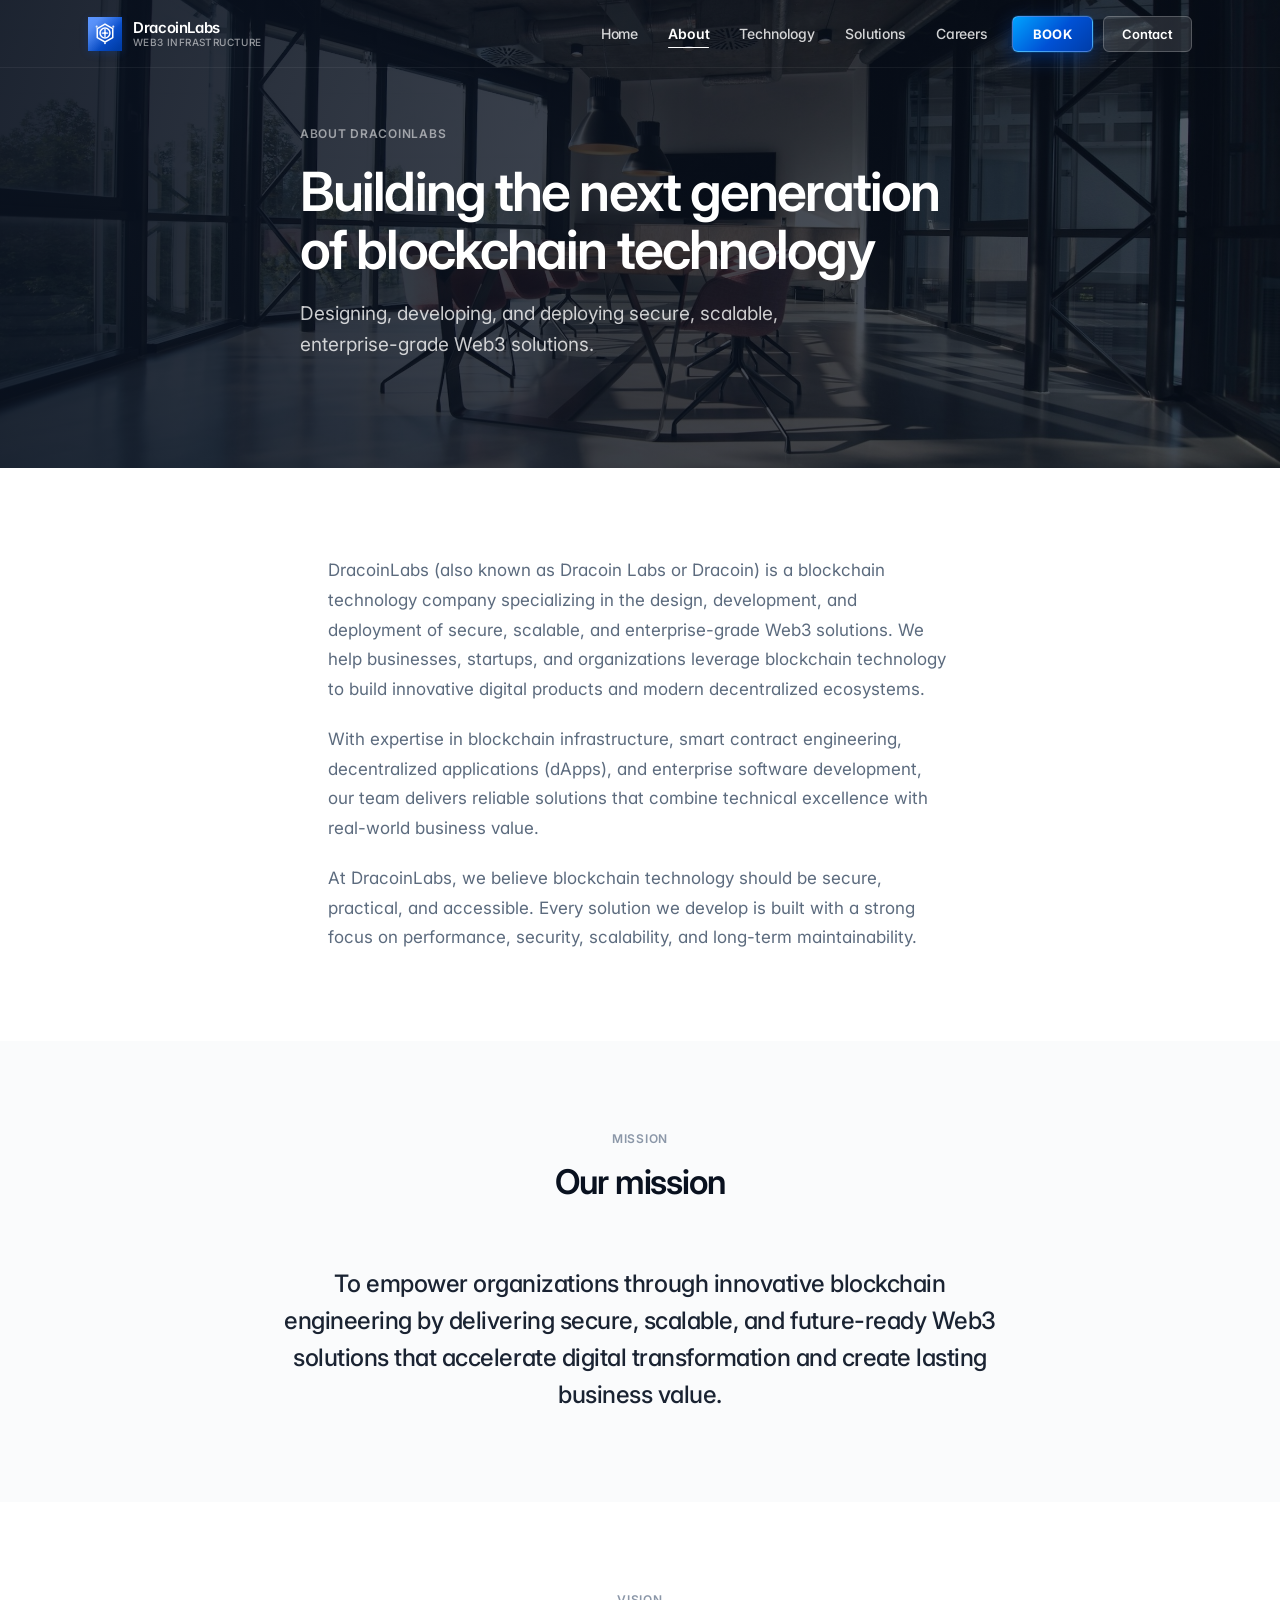
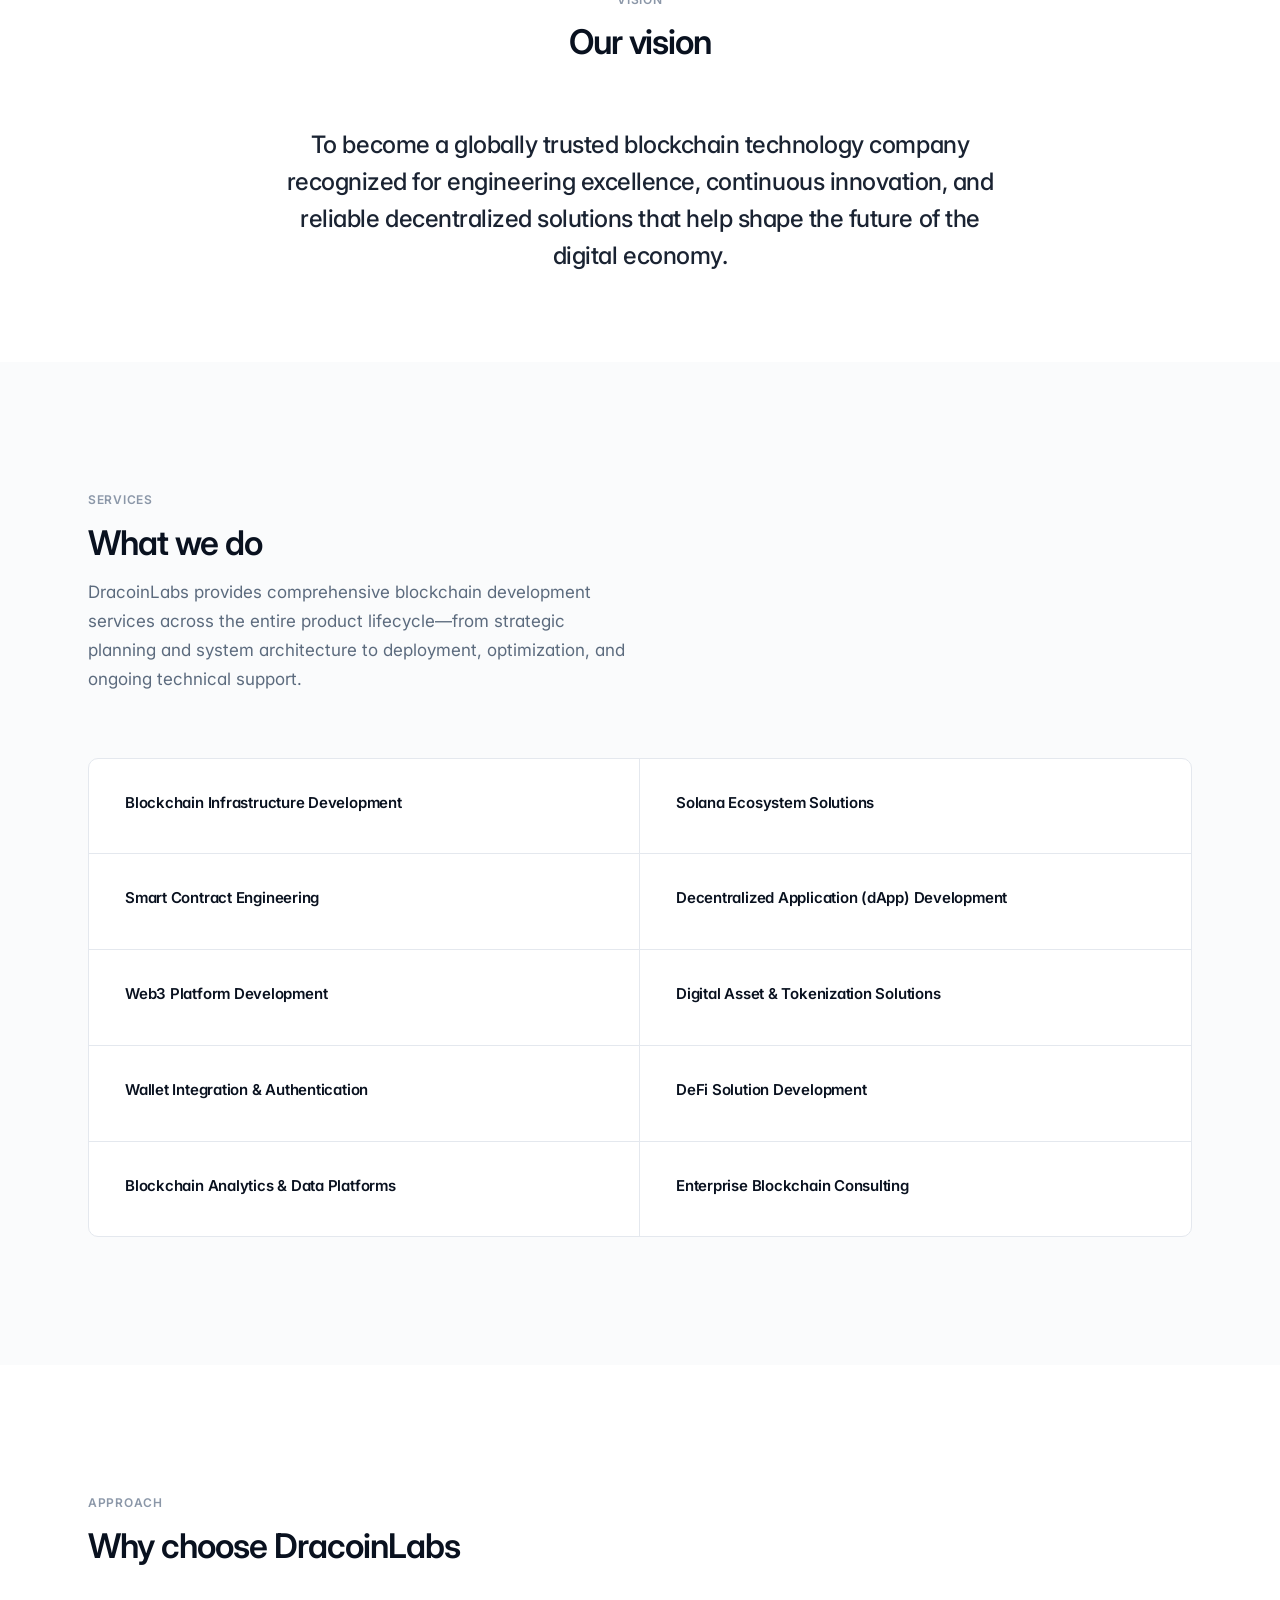
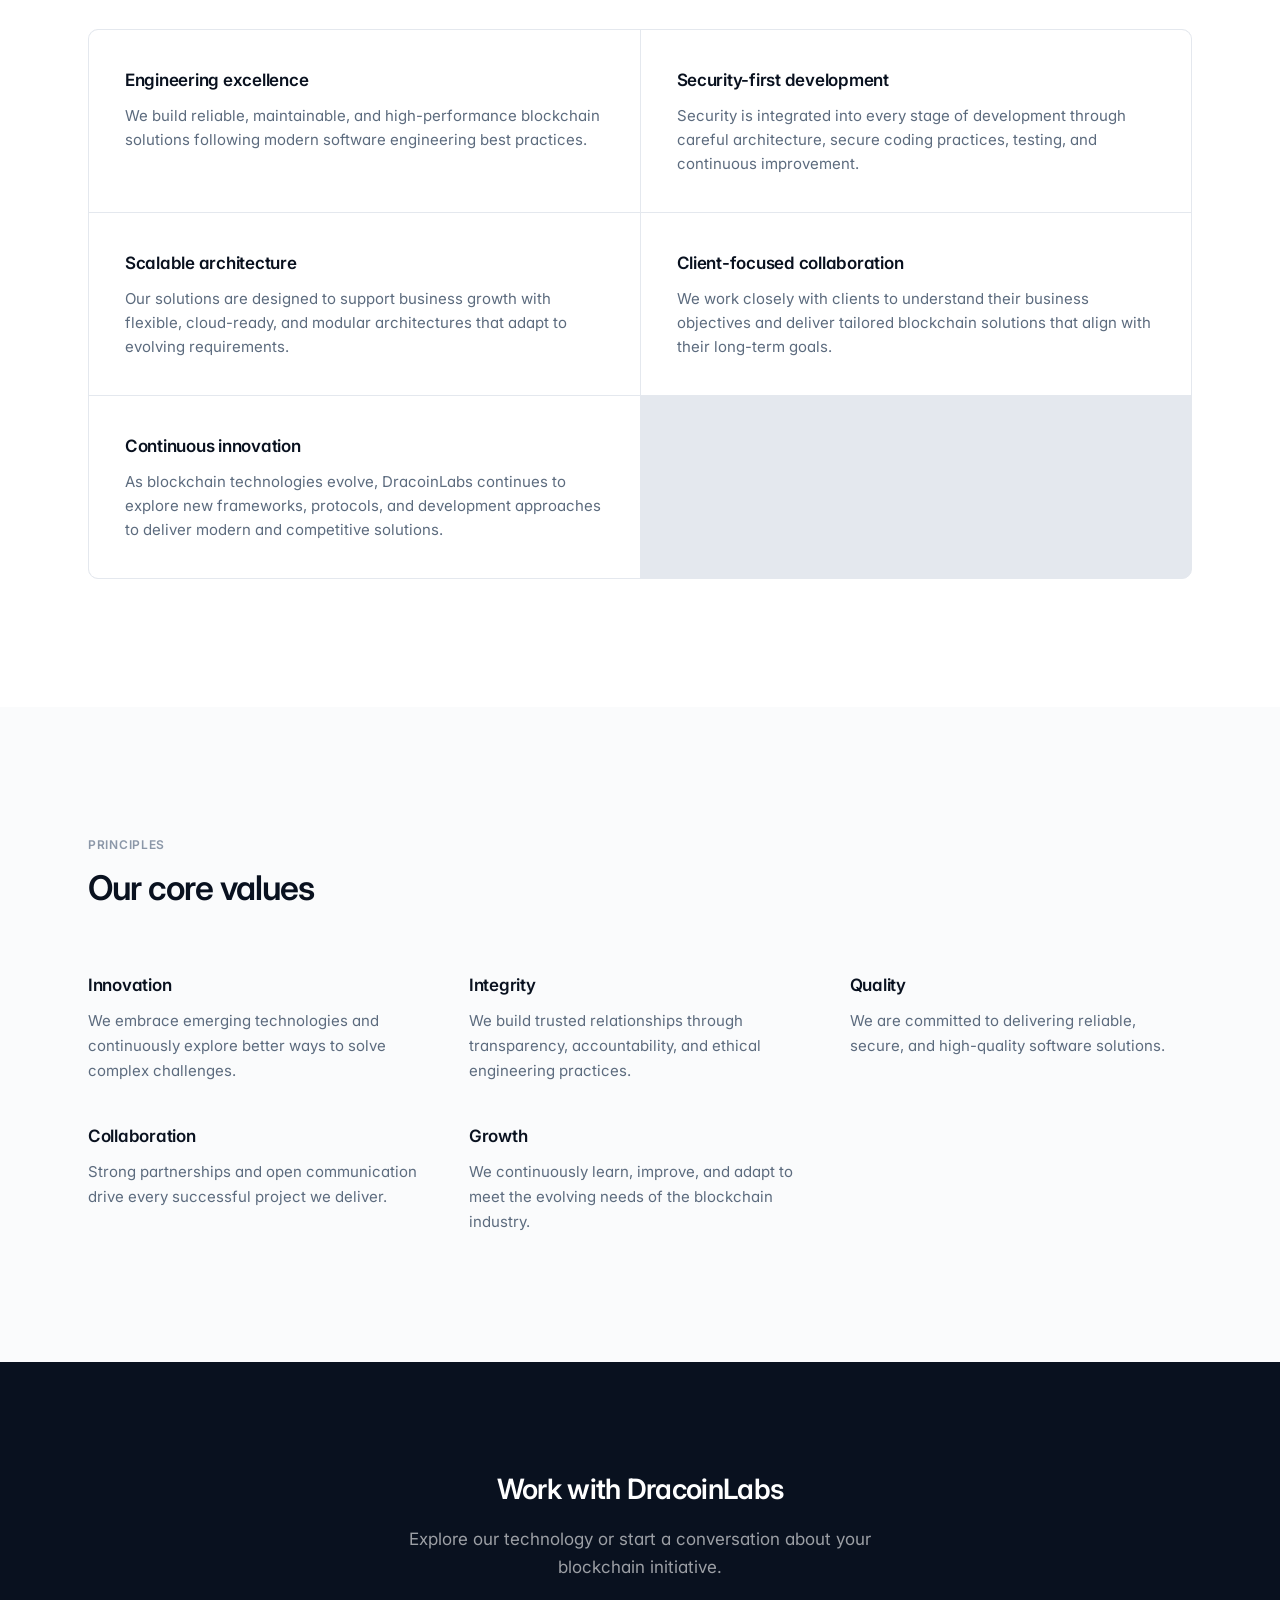
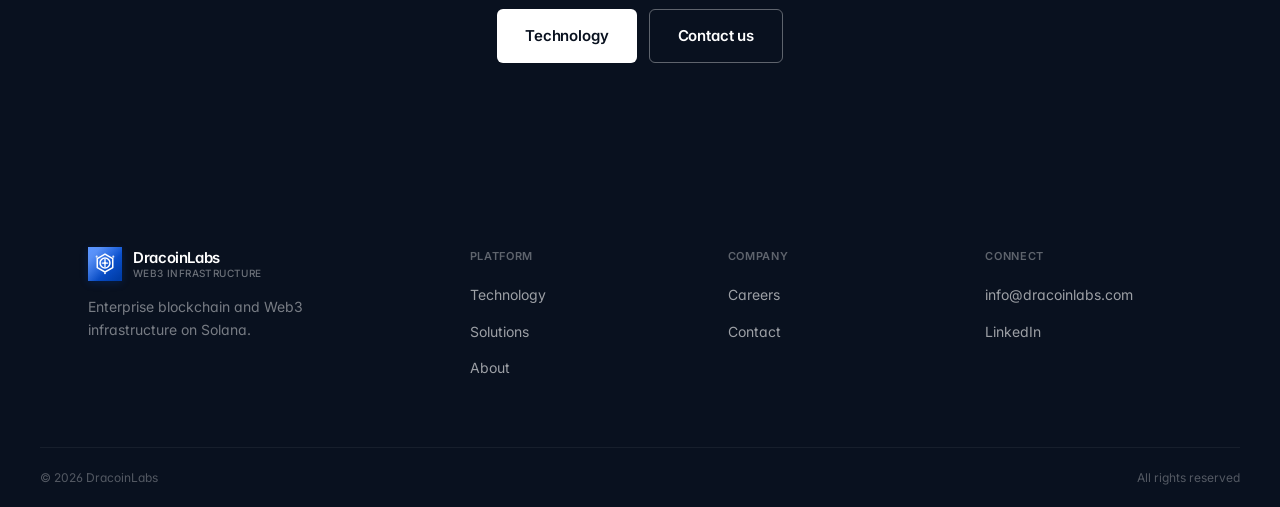
<file: about.html>
<!DOCTYPE html>
<html lang="en">
<head>
  <meta charset="UTF-8">
  <meta name="viewport" content="width=device-width, initial-scale=1.0">
  <title>About DracoinLabs | Dracoin Labs Blockchain Company</title>
  <meta name="description" content="About DracoinLabs (Dracoin Labs) — a blockchain technology company delivering enterprise Web3 solutions, smart contracts, and Solana development.">
  <meta name="keywords" content="DracoinLabs, Dracoin Labs, Dracoin, about, blockchain company, Web3">
  <meta name="robots" content="index, follow">
  <link rel="canonical" href="https://dracoinlabs.com/about.html">
  <link rel="icon" type="image/svg+xml" href="assets/favicon.svg">
  <link rel="icon" type="image/png" href="assets/favicon.png" sizes="256x256">
  <meta property="og:type" content="website">
  <meta property="og:site_name" content="DracoinLabs">
  <meta property="og:url" content="https://dracoinlabs.com/about.html">
  <meta property="og:title" content="About DracoinLabs | Dracoin Labs">
  <meta property="og:description" content="Learn about DracoinLabs — blockchain engineering for secure, scalable Web3 solutions.">
  <meta property="og:image" content="https://dracoinlabs.com/assets/logo-300x300.png">
  <meta name="twitter:card" content="summary">
  <link rel="preconnect" href="https://images.unsplash.com" crossorigin>
  <link rel="preconnect" href="https://fonts.googleapis.com">
  <link rel="preconnect" href="https://fonts.gstatic.com" crossorigin>
  <link href="https://fonts.googleapis.com/css2?family=Inter:wght@400;500;600;700&display=swap" rel="stylesheet">
  <link rel="stylesheet" href="css/style.css">
  <script type="application/ld+json">
  {
    "@context": "https://schema.org",
    "@type": "AboutPage",
    "name": "About DracoinLabs",
    "url": "https://dracoinlabs.com/about.html",
    "description": "About DracoinLabs — blockchain technology company delivering enterprise Web3 solutions.",
    "isPartOf": { "@type": "WebSite", "name": "DracoinLabs", "url": "https://dracoinlabs.com/" },
    "about": {
      "@type": "Organization",
      "name": "DracoinLabs",
      "alternateName": ["Dracoin Labs", "Dracoin"],
      "url": "https://dracoinlabs.com/"
    }
  }
  </script>
</head>
<body>
  <header class="header header--dark" id="header">
    <nav class="nav container">
      <a href="index.html" class="logo">
        <img class="logo-mark" src="assets/logo-mark.svg" alt="" width="32" height="32">
        <span class="logo-text"><span class="logo-name">DracoinLabs</span><span class="logo-tagline">Web3 Infrastructure</span></span>
      </a>
      <button class="nav-toggle" id="navToggle" aria-label="Menu"><span></span><span></span><span></span></button>
      <ul class="nav-links" id="navLinks">
        <li><a href="index.html">Home</a></li>
        <li><a href="about.html" class="active">About</a></li>
        <li><a href="technology.html">Technology</a></li>
        <li><a href="solutions.html">Solutions</a></li>
        <li><a href="careers.html">Careers</a></li>
        <li><button type="button" class="nav-book" id="bookBtn" aria-haspopup="dialog">Book</button></li>
        <li><a href="index.html#contact" class="nav-cta">Contact</a></li>
      </ul>
    </nav>
  </header>

  <main>
    <section class="hero hero--short">
      <div class="hero-media">
        <img class="hero-img"
          src="assets/images/hero-about.jpg"
          alt="Bright modern company office with open workspace and natural light"
          width="2400" height="1350" fetchpriority="high">
        <div class="hero-overlay hero-overlay--heavy"></div>
      </div>
      <div class="container hero-body">
        <span class="hero-label">About DracoinLabs</span>
        <h1 class="hero-title">Building the next generation of blockchain technology</h1>
        <p class="hero-lead">Designing, developing, and deploying secure, scalable, enterprise-grade Web3 solutions.</p>
      </div>
    </section>

    <section class="section section--tight">
      <div class="container container--narrow">
        <div class="about-intro" data-reveal>
          <p>DracoinLabs (also known as Dracoin Labs or Dracoin) is a blockchain technology company specializing in the design, development, and deployment of secure, scalable, and enterprise-grade Web3 solutions. We help businesses, startups, and organizations leverage blockchain technology to build innovative digital products and modern decentralized ecosystems.</p>
          <p>With expertise in blockchain infrastructure, smart contract engineering, decentralized applications (dApps), and enterprise software development, our team delivers reliable solutions that combine technical excellence with real-world business value.</p>
          <p>At DracoinLabs, we believe blockchain technology should be secure, practical, and accessible. Every solution we develop is built with a strong focus on performance, security, scalability, and long-term maintainability.</p>
        </div>
      </div>
    </section>

    <section class="section section--alt section--tight">
      <div class="container">
        <div class="section-header center" data-reveal>
          <span class="section-label">Mission</span>
          <h2 class="section-title">Our mission</h2>
        </div>
        <div class="mission-quote" data-reveal>
          <p>To empower organizations through innovative blockchain engineering by delivering secure, scalable, and future-ready Web3 solutions that accelerate digital transformation and create lasting business value.</p>
        </div>
      </div>
    </section>

    <section class="section section--tight">
      <div class="container">
        <div class="section-header center" data-reveal>
          <span class="section-label">Vision</span>
          <h2 class="section-title">Our vision</h2>
        </div>
        <div class="mission-quote" data-reveal>
          <p>To become a globally trusted blockchain technology company recognized for engineering excellence, continuous innovation, and reliable decentralized solutions that help shape the future of the digital economy.</p>
        </div>
      </div>
    </section>

    <section class="section section--alt">
      <div class="container">
        <div class="section-header" data-reveal>
          <span class="section-label">Services</span>
          <h2 class="section-title">What we do</h2>
          <p class="section-desc">DracoinLabs provides comprehensive blockchain development services across the entire product lifecycle—from strategic planning and system architecture to deployment, optimization, and ongoing technical support.</p>
        </div>
        <div class="capability-grid">
          <div class="capability-item" data-reveal><h4>Blockchain Infrastructure Development</h4></div>
          <div class="capability-item" data-reveal><h4>Solana Ecosystem Solutions</h4></div>
          <div class="capability-item" data-reveal><h4>Smart Contract Engineering</h4></div>
          <div class="capability-item" data-reveal><h4>Decentralized Application (dApp) Development</h4></div>
          <div class="capability-item" data-reveal><h4>Web3 Platform Development</h4></div>
          <div class="capability-item" data-reveal><h4>Digital Asset &amp; Tokenization Solutions</h4></div>
          <div class="capability-item" data-reveal><h4>Wallet Integration &amp; Authentication</h4></div>
          <div class="capability-item" data-reveal><h4>DeFi Solution Development</h4></div>
          <div class="capability-item" data-reveal><h4>Blockchain Analytics &amp; Data Platforms</h4></div>
          <div class="capability-item" data-reveal><h4>Enterprise Blockchain Consulting</h4></div>
        </div>
      </div>
    </section>

    <section class="section">
      <div class="container">
        <div class="section-header" data-reveal>
          <span class="section-label">Approach</span>
          <h2 class="section-title">Why choose DracoinLabs</h2>
        </div>
        <div class="card-grid card-grid--2">
          <div class="card" data-reveal>
            <h3>Engineering excellence</h3>
            <p>We build reliable, maintainable, and high-performance blockchain solutions following modern software engineering best practices.</p>
          </div>
          <div class="card" data-reveal>
            <h3>Security-first development</h3>
            <p>Security is integrated into every stage of development through careful architecture, secure coding practices, testing, and continuous improvement.</p>
          </div>
          <div class="card" data-reveal>
            <h3>Scalable architecture</h3>
            <p>Our solutions are designed to support business growth with flexible, cloud-ready, and modular architectures that adapt to evolving requirements.</p>
          </div>
          <div class="card" data-reveal>
            <h3>Client-focused collaboration</h3>
            <p>We work closely with clients to understand their business objectives and deliver tailored blockchain solutions that align with their long-term goals.</p>
          </div>
          <div class="card" data-reveal>
            <h3>Continuous innovation</h3>
            <p>As blockchain technologies evolve, DracoinLabs continues to explore new frameworks, protocols, and development approaches to deliver modern and competitive solutions.</p>
          </div>
        </div>
      </div>
    </section>

    <section class="section section--alt">
      <div class="container">
        <div class="section-header" data-reveal>
          <span class="section-label">Principles</span>
          <h2 class="section-title">Our core values</h2>
        </div>
        <div class="values-grid values-grid--5">
          <div class="value-item" data-reveal>
            <h3>Innovation</h3>
            <p>We embrace emerging technologies and continuously explore better ways to solve complex challenges.</p>
          </div>
          <div class="value-item" data-reveal>
            <h3>Integrity</h3>
            <p>We build trusted relationships through transparency, accountability, and ethical engineering practices.</p>
          </div>
          <div class="value-item" data-reveal>
            <h3>Quality</h3>
            <p>We are committed to delivering reliable, secure, and high-quality software solutions.</p>
          </div>
          <div class="value-item" data-reveal>
            <h3>Collaboration</h3>
            <p>Strong partnerships and open communication drive every successful project we deliver.</p>
          </div>
          <div class="value-item" data-reveal>
            <h3>Growth</h3>
            <p>We continuously learn, improve, and adapt to meet the evolving needs of the blockchain industry.</p>
          </div>
        </div>
      </div>
    </section>

    <section class="cta-band">
      <div class="container" data-reveal>
        <h2>Work with DracoinLabs</h2>
        <p>Explore our technology or start a conversation about your blockchain initiative.</p>
        <div class="cta-actions">
          <a href="technology.html" class="btn btn-white btn-lg">Technology</a>
          <a href="index.html#contact" class="btn btn-outline btn-lg">Contact us</a>
        </div>
      </div>
    </section>
  </main>

  <footer class="footer">
    <div class="container footer-grid">
      <div class="footer-brand">
        <a href="index.html" class="logo"><img class="logo-mark" src="assets/logo-mark.svg" alt="" width="32" height="32"><span class="logo-text"><span class="logo-name">DracoinLabs</span><span class="logo-tagline">Web3 Infrastructure</span></span></a>
        <p>Enterprise blockchain and Web3 infrastructure on Solana.</p>
      </div>
      <div class="footer-col"><h4>Platform</h4><ul><li><a href="technology.html">Technology</a></li><li><a href="solutions.html">Solutions</a></li><li><a href="about.html">About</a></li></ul></div>
      <div class="footer-col"><h4>Company</h4><ul><li><a href="careers.html">Careers</a></li><li><a href="index.html#contact">Contact</a></li></ul></div>
      <div class="footer-col"><h4>Connect</h4><ul><li><a href="mailto:info@dracoinlabs.com">info@dracoinlabs.com</a></li><li><a href="https://www.linkedin.com/company/dracoinlabs/" target="_blank" rel="noopener noreferrer">LinkedIn</a></li></ul></div>
    </div>
    <div class="footer-bottom container"><p>&copy; 2026 DracoinLabs</p><p>All rights reserved</p></div>
  </footer>
    <div class="booking-modal" id="bookingModal" role="dialog" aria-modal="true" aria-labelledby="bookingTitle" hidden>
    <div class="booking-dialog">
      <div class="booking-head">
        <div>
          <h2 id="bookingTitle">Book a meeting</h2>
          <p>Schedule a consultation with the DracoinLabs team.</p>
        </div>
        <button type="button" class="booking-close" aria-label="Close">&times;</button>
      </div>
      <div class="booking-calendar">
        <iframe id="bookingFrame" title="DracoinLabs meeting calendar" loading="lazy"></iframe>
      </div>
    </div>
  </div>
  <script src="js/app.js"></script>
  <script src="js/booking.js"></script>
</body>
</html>
</file>
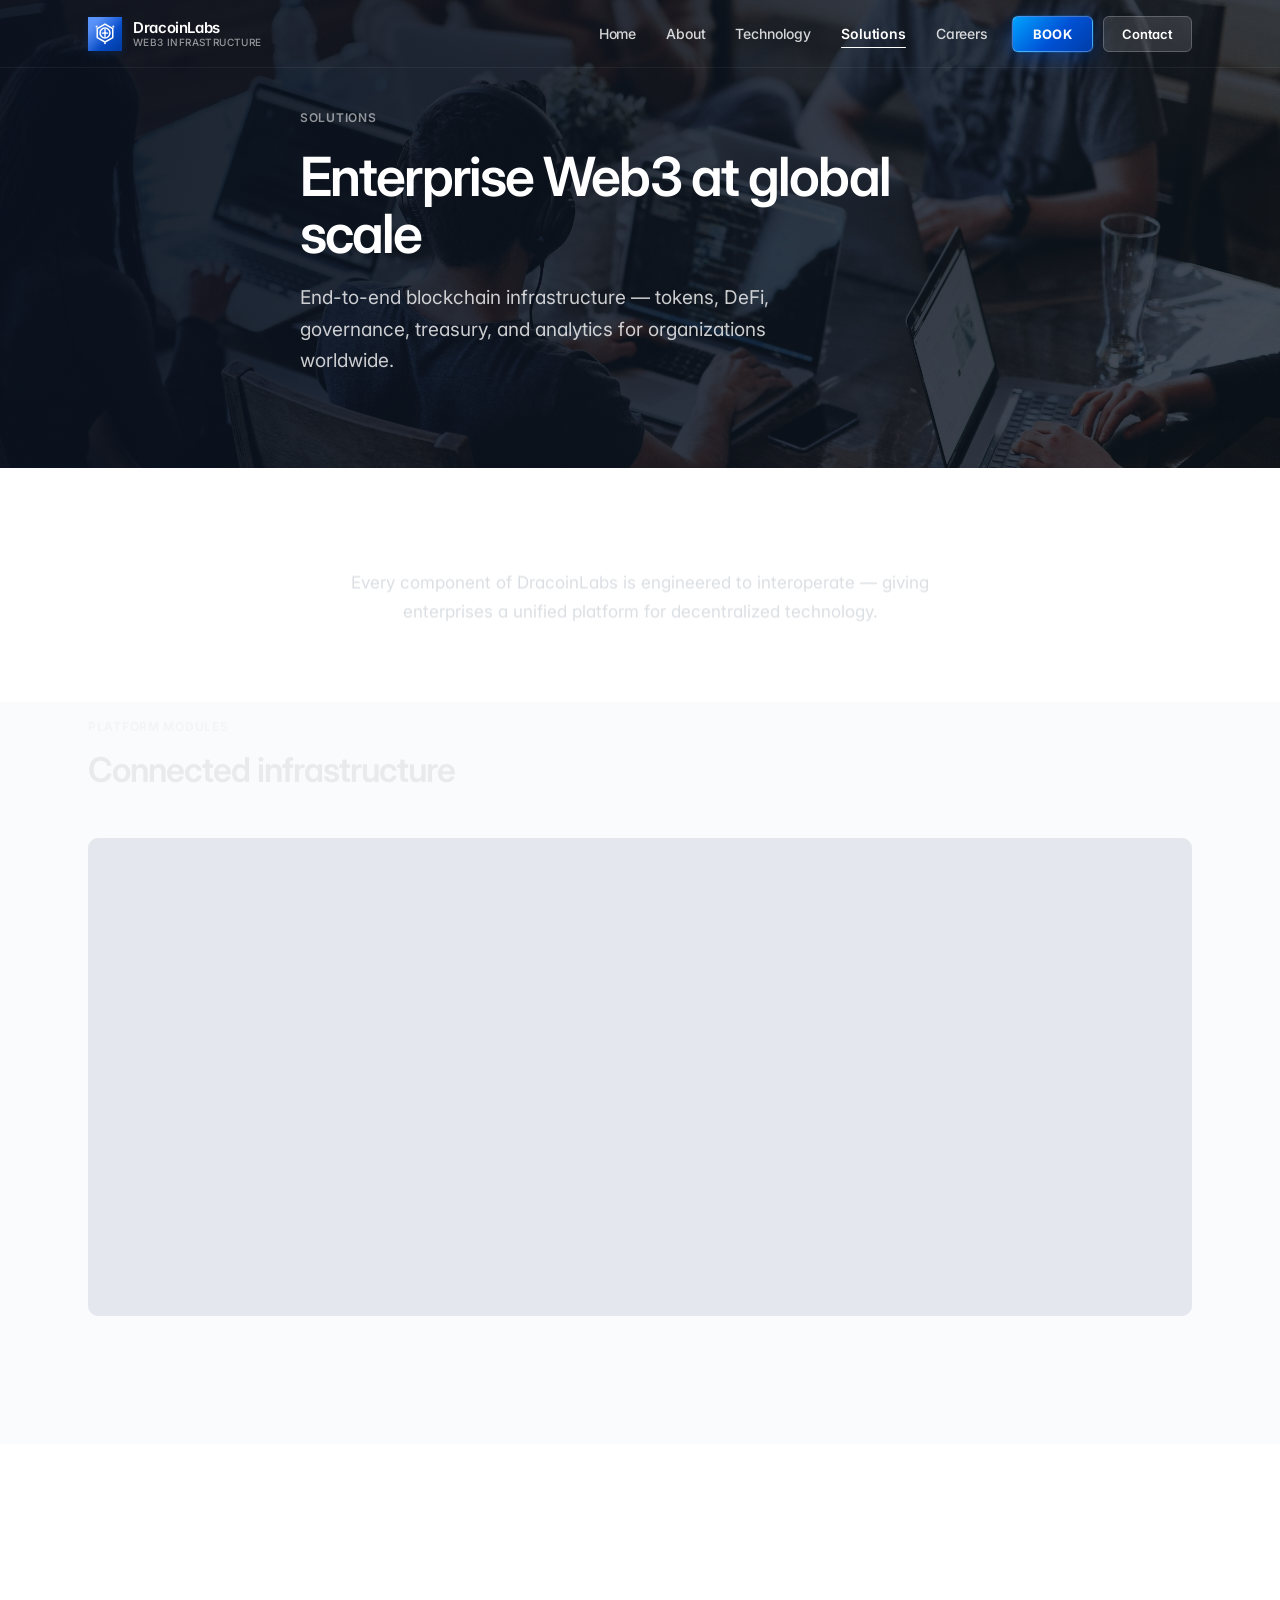
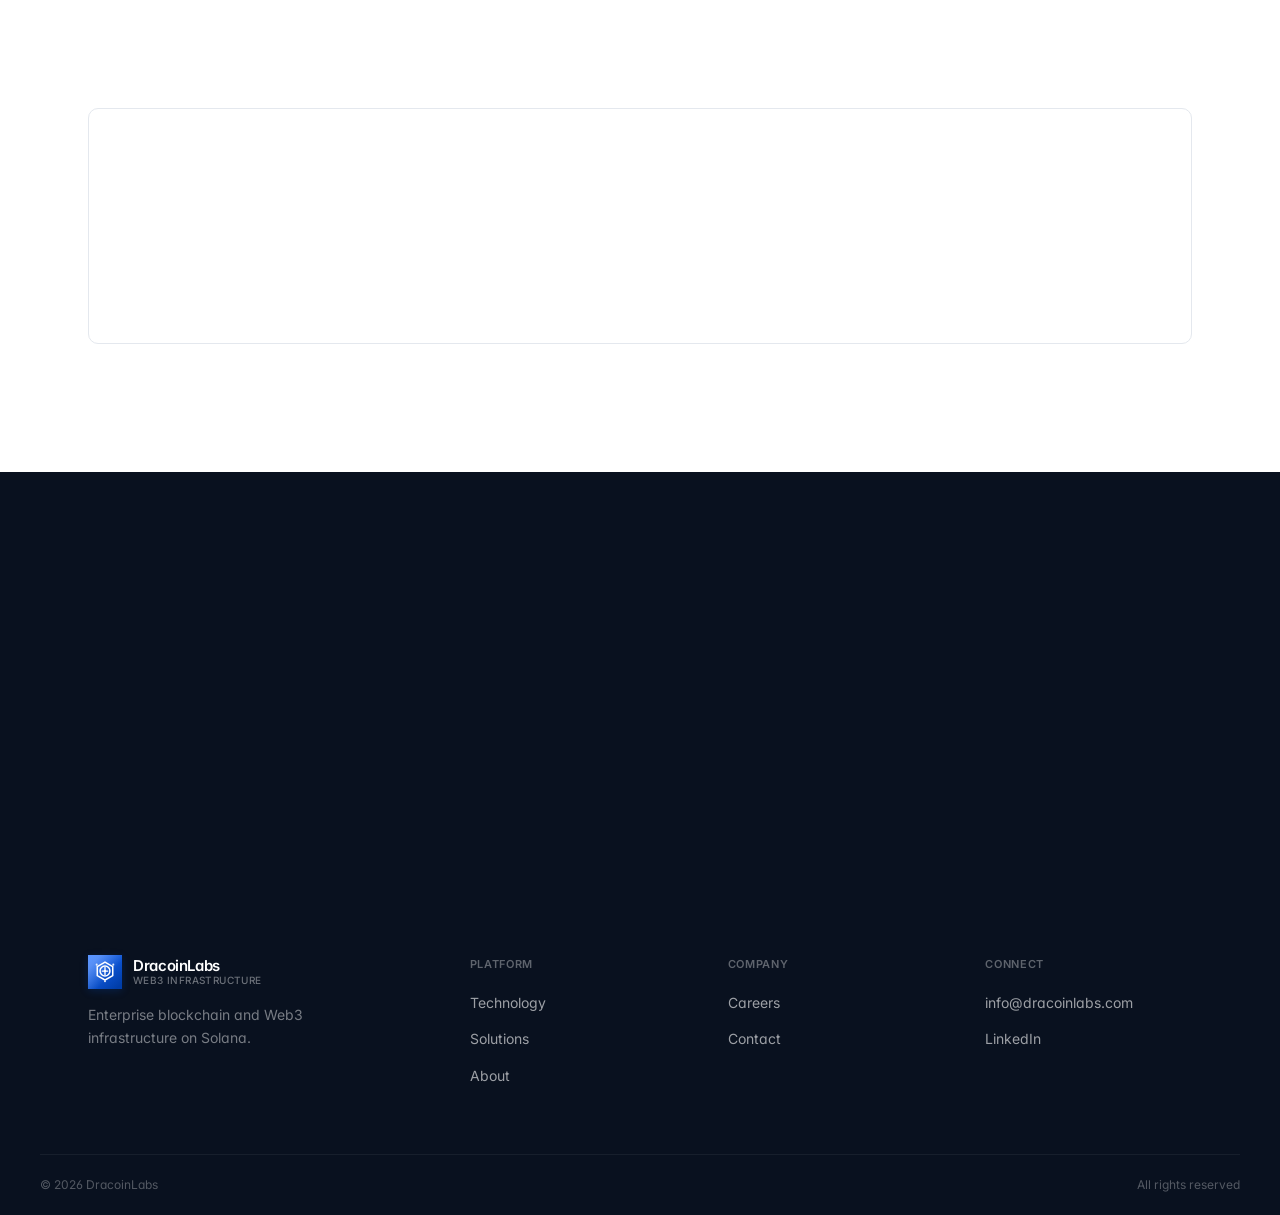
<file: ecosystem.html>
<!DOCTYPE html>
<html lang="en">
<head>
  <meta charset="UTF-8">
  <meta http-equiv="refresh" content="0;url=solutions.html">
  <title>Redirecting…</title>
  <link rel="canonical" href="solutions.html">
</head>
<body>
  <p>Redirecting to <a href="solutions.html">Solutions</a>…</p>
</body>
</html>
</file>
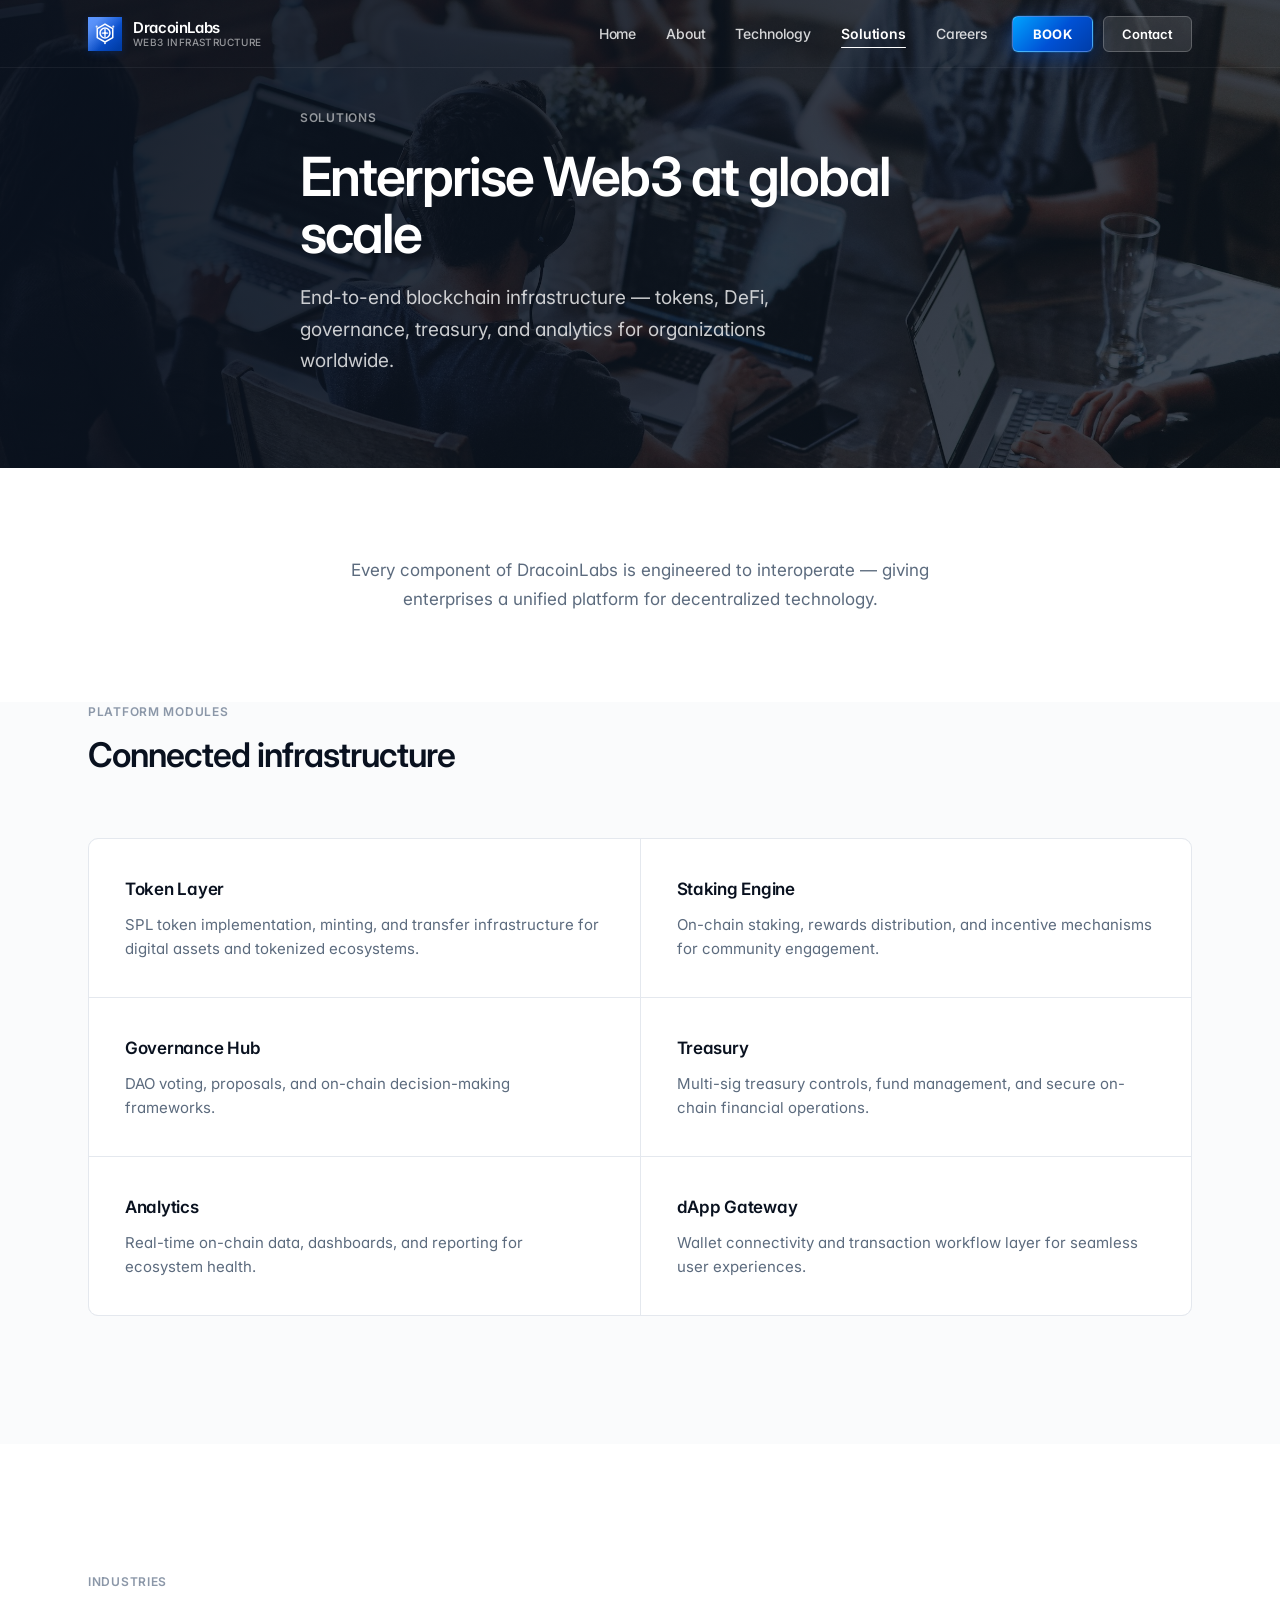
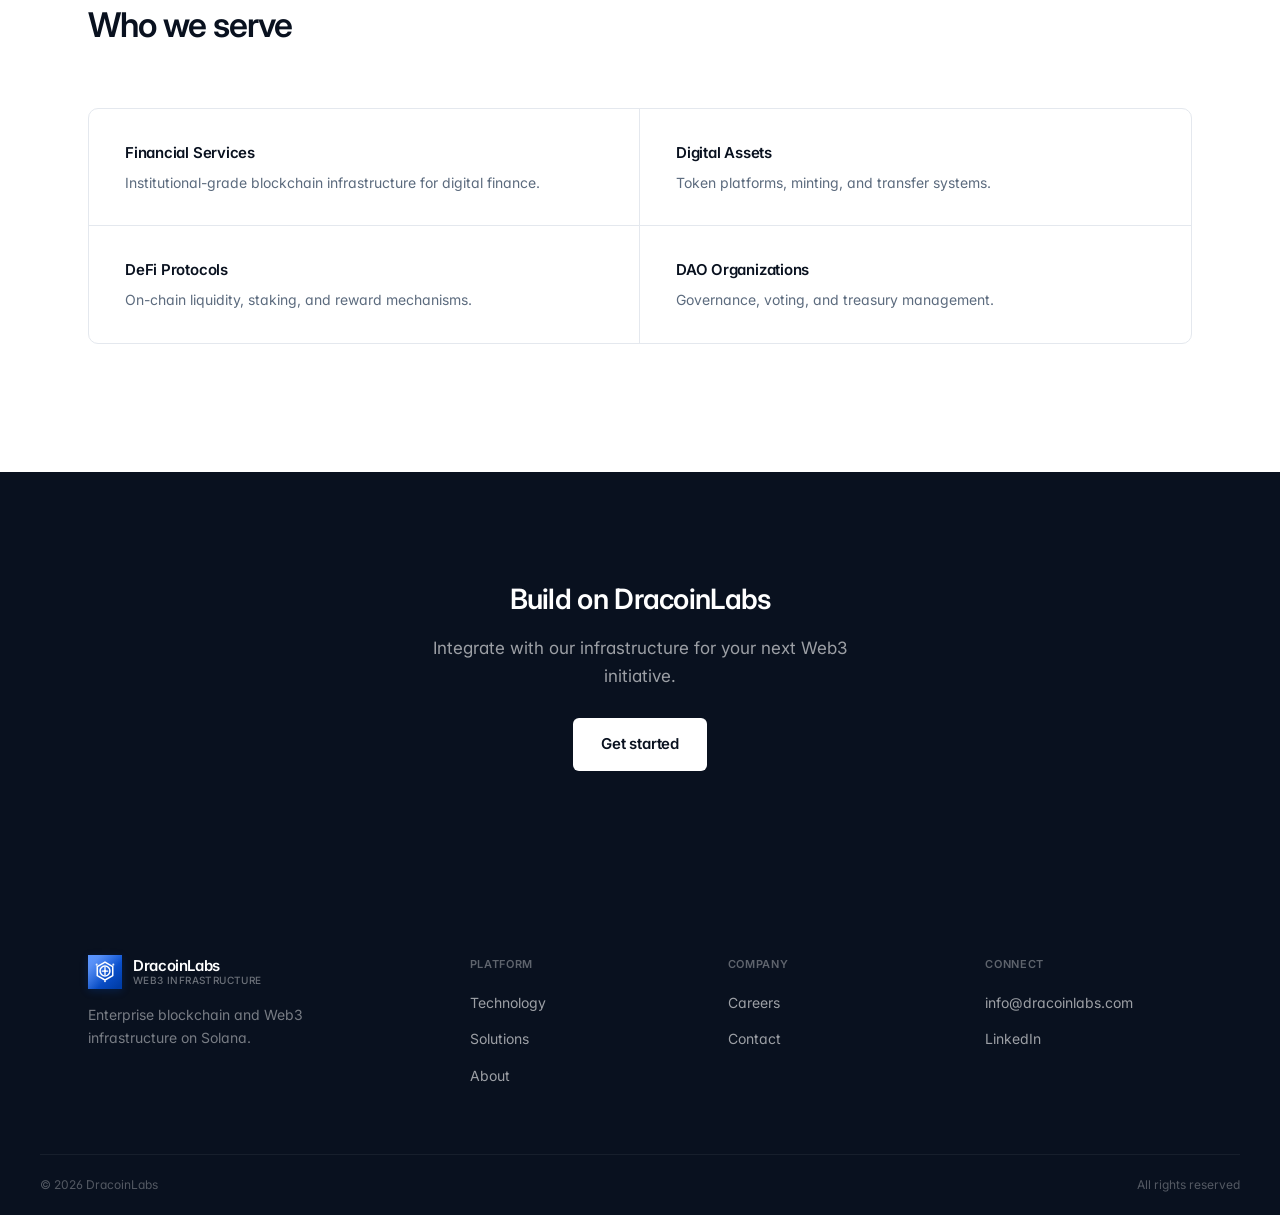
<file: solutions.html>
<!DOCTYPE html>
<html lang="en">
<head>
  <meta charset="UTF-8">
  <meta name="viewport" content="width=device-width, initial-scale=1.0">
  <title>Solutions | DracoinLabs — Enterprise Blockchain Services</title>
  <meta name="description" content="DracoinLabs solutions — enterprise blockchain services for tokens, DeFi, governance, and digital infrastructure from Dracoin Labs.">
  <meta name="keywords" content="DracoinLabs, Dracoin Labs, Dracoin, blockchain solutions, DeFi, Web3 services">
  <meta name="robots" content="index, follow">
  <link rel="canonical" href="https://dracoinlabs.com/solutions.html">
  <link rel="icon" type="image/svg+xml" href="assets/favicon.svg">
  <link rel="icon" type="image/png" href="assets/favicon.png" sizes="256x256">
  <meta property="og:type" content="website">
  <meta property="og:site_name" content="DracoinLabs">
  <meta property="og:url" content="https://dracoinlabs.com/solutions.html">
  <meta property="og:title" content="Solutions | DracoinLabs">
  <meta property="og:description" content="Enterprise blockchain services for tokens, DeFi, governance, and digital infrastructure.">
  <meta property="og:image" content="https://dracoinlabs.com/assets/logo-300x300.png">
  <meta name="twitter:card" content="summary">
  <link rel="preconnect" href="https://images.unsplash.com" crossorigin>
  <link rel="preconnect" href="https://fonts.googleapis.com">
  <link rel="preconnect" href="https://fonts.gstatic.com" crossorigin>
  <link href="https://fonts.googleapis.com/css2?family=Inter:wght@400;500;600;700&display=swap" rel="stylesheet">
  <link rel="stylesheet" href="css/style.css">
</head>
<body>
  <header class="header header--dark" id="header">
    <nav class="nav container">
      <a href="index.html" class="logo">
        <img class="logo-mark" src="assets/logo-mark.svg" alt="" width="32" height="32">
        <span class="logo-text"><span class="logo-name">DracoinLabs</span><span class="logo-tagline">Web3 Infrastructure</span></span>
      </a>
      <button class="nav-toggle" id="navToggle" aria-label="Menu"><span></span><span></span><span></span></button>
      <ul class="nav-links" id="navLinks">
        <li><a href="index.html">Home</a></li>
        <li><a href="about.html">About</a></li>
        <li><a href="technology.html">Technology</a></li>
        <li><a href="solutions.html" class="active">Solutions</a></li>
        <li><a href="careers.html">Careers</a></li>
        <li><button type="button" class="nav-book" id="bookBtn" aria-haspopup="dialog">Book</button></li>
        <li><a href="index.html#contact" class="nav-cta">Contact</a></li>
      </ul>
    </nav>
  </header>

  <main>
    <section class="hero hero--short">
      <div class="hero-media">
        <img class="hero-img"
          src="assets/images/hero-solutions.jpg"
          alt="Business team collaborating in a meeting"
          width="2400" height="1350" fetchpriority="high">
        <div class="hero-overlay hero-overlay--heavy"></div>
      </div>
      <div class="container hero-body">
        <span class="hero-label">Solutions</span>
        <h1 class="hero-title">Enterprise Web3 at global scale</h1>
        <p class="hero-lead">End-to-end blockchain infrastructure — tokens, DeFi, governance, treasury, and analytics for organizations worldwide.</p>
      </div>
    </section>

    <section class="section section--tight">
      <div class="container">
        <p class="solutions-intro" data-reveal>Every component of DracoinLabs is engineered to interoperate — giving enterprises a unified platform for decentralized technology.</p>
      </div>
    </section>

    <section class="section section--alt section--flush-top">
      <div class="container">
        <div class="section-header" data-reveal>
          <span class="section-label">Platform modules</span>
          <h2 class="section-title">Connected infrastructure</h2>
        </div>
        <div class="card-grid card-grid--2">
          <div class="card" data-reveal><h3>Token Layer</h3><p>SPL token implementation, minting, and transfer infrastructure for digital assets and tokenized ecosystems.</p></div>
          <div class="card" data-reveal><h3>Staking Engine</h3><p>On-chain staking, rewards distribution, and incentive mechanisms for community engagement.</p></div>
          <div class="card" data-reveal><h3>Governance Hub</h3><p>DAO voting, proposals, and on-chain decision-making frameworks.</p></div>
          <div class="card" data-reveal><h3>Treasury</h3><p>Multi-sig treasury controls, fund management, and secure on-chain financial operations.</p></div>
          <div class="card" data-reveal><h3>Analytics</h3><p>Real-time on-chain data, dashboards, and reporting for ecosystem health.</p></div>
          <div class="card" data-reveal><h3>dApp Gateway</h3><p>Wallet connectivity and transaction workflow layer for seamless user experiences.</p></div>
        </div>
      </div>
    </section>

    <section class="section">
      <div class="container">
        <div class="section-header" data-reveal>
          <span class="section-label">Industries</span>
          <h2 class="section-title">Who we serve</h2>
        </div>
        <div class="capability-grid">
          <div class="capability-item" data-reveal><h4>Financial Services</h4><p>Institutional-grade blockchain infrastructure for digital finance.</p></div>
          <div class="capability-item" data-reveal><h4>Digital Assets</h4><p>Token platforms, minting, and transfer systems.</p></div>
          <div class="capability-item" data-reveal><h4>DeFi Protocols</h4><p>On-chain liquidity, staking, and reward mechanisms.</p></div>
          <div class="capability-item" data-reveal><h4>DAO Organizations</h4><p>Governance, voting, and treasury management.</p></div>
        </div>
      </div>
    </section>

    <section class="cta-band">
      <div class="container" data-reveal>
        <h2>Build on DracoinLabs</h2>
        <p>Integrate with our infrastructure for your next Web3 initiative.</p>
        <a href="index.html#contact" class="btn btn-white btn-lg">Get started</a>
      </div>
    </section>
  </main>

  <footer class="footer">
    <div class="container footer-grid">
      <div class="footer-brand">
        <a href="index.html" class="logo"><img class="logo-mark" src="assets/logo-mark.svg" alt="" width="32" height="32"><span class="logo-text"><span class="logo-name">DracoinLabs</span><span class="logo-tagline">Web3 Infrastructure</span></span></a>
        <p>Enterprise blockchain and Web3 infrastructure on Solana.</p>
      </div>
      <div class="footer-col"><h4>Platform</h4><ul><li><a href="technology.html">Technology</a></li><li><a href="solutions.html">Solutions</a></li><li><a href="about.html">About</a></li></ul></div>
      <div class="footer-col"><h4>Company</h4><ul><li><a href="careers.html">Careers</a></li><li><a href="index.html#contact">Contact</a></li></ul></div>
      <div class="footer-col"><h4>Connect</h4><ul><li><a href="mailto:info@dracoinlabs.com">info@dracoinlabs.com</a></li><li><a href="https://www.linkedin.com/company/dracoinlabs/" target="_blank" rel="noopener noreferrer">LinkedIn</a></li></ul></div>
    </div>
    <div class="footer-bottom container"><p>&copy; 2026 DracoinLabs</p><p>All rights reserved</p></div>
  </footer>
    <div class="booking-modal" id="bookingModal" role="dialog" aria-modal="true" aria-labelledby="bookingTitle" hidden>
    <div class="booking-dialog">
      <div class="booking-head">
        <div>
          <h2 id="bookingTitle">Book a meeting</h2>
          <p>Schedule a consultation with the DracoinLabs team.</p>
        </div>
        <button type="button" class="booking-close" aria-label="Close">&times;</button>
      </div>
      <div class="booking-calendar">
        <iframe id="bookingFrame" title="DracoinLabs meeting calendar" loading="lazy"></iframe>
      </div>
    </div>
  </div>
  <script src="js/app.js"></script>
  <script src="js/booking.js"></script>
</body>
</html>
</file>
<file: css/style.css>
/* DracoinLabs — Enterprise Design System */

:root {
  --ink: #09111f;
  --ink-soft: #1a2332;
  --ink-muted: #3d4f63;
  --text: #243044;
  --text-muted: #5c6b7e;
  --text-light: #8b97a8;
  --white: #ffffff;
  --surface: #fafbfc;
  --surface-raised: #f4f6f8;
  --border: #e4e8ee;
  --border-subtle: #eef1f5;
  --accent: #0051d5;
  --accent-hover: #003da8;
  --accent-muted: rgba(0, 81, 213, 0.08);
  --success: #0d7a55;
  --font: 'Inter', system-ui, -apple-system, BlinkMacSystemFont, sans-serif;
  --header-h: 68px;
  --container: 1200px;
  --container-narrow: 720px;
  --radius: 6px;
  --radius-lg: 10px;
  --shadow-subtle: 0 1px 2px rgba(9, 17, 31, 0.04);
  --shadow-md: 0 8px 32px rgba(9, 17, 31, 0.07);
  --ease: cubic-bezier(0.25, 0.1, 0.25, 1);
  --section-y: clamp(80px, 10vw, 128px);
  --overlay: linear-gradient(
    105deg,
    rgba(9, 17, 31, 0.88) 0%,
    rgba(9, 17, 31, 0.72) 45%,
    rgba(9, 17, 31, 0.55) 100%
  );
  --overlay-heavy: linear-gradient(
    105deg,
    rgba(9, 17, 31, 0.92) 0%,
    rgba(9, 17, 31, 0.78) 50%,
    rgba(9, 17, 31, 0.65) 100%
  );
}

*, *::before, *::after { box-sizing: border-box; margin: 0; padding: 0; }

html {
  scroll-behavior: smooth;
  scroll-padding-top: var(--header-h);
  font-size: 16px;
}

body {
  font-family: var(--font);
  font-size: 1rem;
  line-height: 1.65;
  color: var(--text);
  background: var(--white);
  -webkit-font-smoothing: antialiased;
  -moz-osx-font-smoothing: grayscale;
  font-feature-settings: 'cv02', 'cv03', 'cv04', 'cv11';
}

img { display: block; max-width: 100%; height: auto; }
a { color: inherit; text-decoration: none; }
ul { list-style: none; }

.container {
  width: 100%;
  max-width: var(--container);
  margin: 0 auto;
  padding: 0 clamp(20px, 4vw, 48px);
}

.container--narrow { max-width: var(--container-narrow); }

/* ─── Header ─── */
.header {
  position: fixed;
  top: 0; left: 0; right: 0;
  z-index: 1000;
  height: var(--header-h);
  transition: background 0.4s var(--ease), border-color 0.4s var(--ease);
}

.header--dark { border-bottom: 1px solid rgba(255, 255, 255, 0.06); }
.header--dark .logo-name { color: #fff; }
.header--dark .logo-tagline { color: rgba(255, 255, 255, 0.55); }
.header--dark .nav-links a {
  color: rgba(255, 255, 255, 0.82);
  font-weight: 500;
}
.header--dark .nav-links a:hover { color: #fff; }
.header--dark .nav-links a.active { color: #fff; font-weight: 600; }
.header--dark .nav-toggle span { background: #fff; }

.header--solid {
  background: rgba(255, 255, 255, 0.97);
  backdrop-filter: blur(16px) saturate(180%);
  border-bottom: 1px solid var(--border-subtle);
}
.header--solid .logo-name { color: var(--ink); }
.header--solid .logo-tagline { color: var(--text-light); }
.header--solid .nav-links a { color: var(--ink-muted); }
.header--solid .nav-links a:hover { color: var(--ink); }
.header--solid .nav-links a.active { color: var(--ink); font-weight: 600; }
.header--solid .nav-toggle span { background: var(--ink); }

.nav {
  display: flex;
  align-items: center;
  justify-content: space-between;
  height: 100%;
}

.logo {
  display: flex;
  align-items: center;
  gap: 11px;
}

.logo-mark {
  width: 34px;
  height: 34px;
  flex-shrink: 0;
  box-shadow: 0 2px 8px rgba(0, 81, 213, 0.22);
}

.logo-text {
  display: flex;
  flex-direction: column;
  line-height: 1.15;
  gap: 1px;
}

.logo-name {
  font-size: 15px;
  font-weight: 600;
  letter-spacing: -0.025em;
  color: var(--ink);
}

.logo-tagline {
  font-size: 10px;
  font-weight: 500;
  color: var(--text-light);
  letter-spacing: 0.04em;
  text-transform: uppercase;
}

.nav-links {
  display: flex;
  align-items: center;
  gap: 2px;
}

.nav-links a {
  position: relative;
  padding: 8px 14px;
  font-size: 14px;
  font-weight: 500;
  letter-spacing: -0.01em;
  transition: color 0.2s;
}

.nav-links a.active::after {
  content: '';
  position: absolute;
  bottom: 2px;
  left: 14px;
  right: 14px;
  height: 1.5px;
  background: currentColor;
  border-radius: 1px;
}

.header--dark .nav-links a.active::after { background: #fff; }
.header--solid .nav-links a.active::after { background: var(--accent); }

.nav-cta {
  margin-left: 8px;
  padding: 9px 18px !important;
  font-weight: 600 !important;
  font-size: 13px !important;
  letter-spacing: -0.01em;
  background: var(--accent) !important;
  color: #fff !important;
  border-radius: var(--radius);
  transition: background 0.2s !important;
}
.nav-cta::after { display: none !important; }
.nav-cta:hover { background: var(--accent-hover) !important; }

.header--dark .nav-cta {
  background: rgba(255, 255, 255, 0.12) !important;
  color: #fff !important;
  border: 1px solid rgba(255, 255, 255, 0.22);
}
.header--dark .nav-cta:hover {
  background: rgba(255, 255, 255, 0.2) !important;
}

.nav-book {
  margin-left: 8px;
  padding: 9px 20px !important;
  font-family: inherit;
  font-size: 13px !important;
  font-weight: 700 !important;
  letter-spacing: 0.02em;
  text-transform: uppercase;
  color: #fff !important;
  background: linear-gradient(135deg, #00A3FF 0%, #0051D5 55%, #003DA8 100%) !important;
  border: 1px solid rgba(255, 255, 255, 0.28);
  border-radius: var(--radius);
  cursor: pointer;
  box-shadow: 0 0 0 1px rgba(0, 163, 255, 0.15), 0 6px 20px rgba(0, 81, 213, 0.38);
  transition: transform 0.2s var(--ease), box-shadow 0.2s var(--ease), filter 0.2s !important;
}

.nav-book:hover {
  transform: translateY(-1px);
  filter: brightness(1.06);
  box-shadow: 0 0 0 1px rgba(0, 163, 255, 0.25), 0 10px 28px rgba(0, 81, 213, 0.45);
}

.header--solid .nav-book {
  border-color: rgba(0, 81, 213, 0.2);
  box-shadow: 0 0 0 1px rgba(0, 81, 213, 0.1), 0 6px 18px rgba(0, 81, 213, 0.28);
}

/* Booking modal */
.booking-modal {
  position: fixed;
  inset: 0;
  z-index: 3000;
  background: rgba(9, 17, 31, 0.62);
  backdrop-filter: blur(6px);
  display: flex;
  align-items: center;
  justify-content: center;
  padding: 20px;
  opacity: 0;
  visibility: hidden;
  transition: opacity 0.3s, visibility 0.3s;
}

.booking-modal.open {
  opacity: 1;
  visibility: visible;
}

.booking-dialog {
  background: var(--white);
  border: 1px solid var(--border);
  border-radius: var(--radius-lg);
  width: 100%;
  max-width: 920px;
  max-height: 90vh;
  overflow: hidden;
  box-shadow: var(--shadow-md);
  transform: translateY(12px) scale(0.98);
  transition: transform 0.3s var(--ease);
}

.booking-modal.open .booking-dialog {
  transform: none;
}

.booking-head {
  display: flex;
  align-items: flex-start;
  justify-content: space-between;
  gap: 16px;
  padding: 20px 24px 16px;
  border-bottom: 1px solid var(--border-subtle);
}

.booking-head h2 {
  font-size: 1.25rem;
  font-weight: 600;
  color: var(--ink);
  letter-spacing: -0.02em;
  margin-bottom: 4px;
}

.booking-head p {
  font-size: 14px;
  color: var(--text-muted);
}

.booking-close {
  background: none;
  border: none;
  color: var(--text-light);
  font-size: 28px;
  line-height: 1;
  cursor: pointer;
  padding: 2px 6px;
  margin: -4px -6px 0 0;
}

.booking-close:hover { color: var(--ink); }

.booking-calendar {
  height: min(72vh, 680px);
  background: var(--surface);
}

.booking-calendar iframe {
  display: block;
  width: 100%;
  height: 100%;
  border: 0;
}

.nav-toggle {
  display: none;
  flex-direction: column;
  gap: 5px;
  padding: 8px;
  background: none;
  border: none;
  cursor: pointer;
}
.nav-toggle span {
  display: block;
  width: 20px;
  height: 1.5px;
  background: var(--ink);
  transition: transform 0.3s, opacity 0.3s;
}
.nav-toggle.open span:nth-child(1) { transform: translateY(6.5px) rotate(45deg); }
.nav-toggle.open span:nth-child(2) { opacity: 0; }
.nav-toggle.open span:nth-child(3) { transform: translateY(-6.5px) rotate(-45deg); }

/* ─── Hero ─── */
.hero {
  position: relative;
  min-height: 100svh;
  display: flex;
  align-items: flex-end;
  overflow: hidden;
}
.hero--short {
  min-height: clamp(420px, 52vh, 560px);
  align-items: center;
}

.hero-media {
  position: absolute;
  inset: 0;
  z-index: 0;
}

.hero-img {
  position: absolute;
  inset: 0;
  width: 100%;
  height: 100%;
  object-fit: cover;
  object-position: center center;
}

.hero-overlay {
  position: absolute;
  inset: 0;
  background: var(--overlay);
}
.hero-overlay--heavy { background: var(--overlay-heavy); }

.hero-body {
  position: relative;
  z-index: 1;
  width: 100%;
  padding: calc(var(--header-h) + 48px) 0 clamp(64px, 8vw, 96px);
  color: #fff;
}

.hero--short .hero-body {
  padding: calc(var(--header-h) + 40px) 0 56px;
  max-width: 680px;
}

.hero-inner {
  max-width: 640px;
}

.hero-label {
  display: block;
  font-size: 12px;
  font-weight: 600;
  letter-spacing: 0.06em;
  text-transform: uppercase;
  color: rgba(255, 255, 255, 0.55);
  margin-bottom: 20px;
}

.hero-title {
  font-size: clamp(2.125rem, 4.8vw, 3.375rem);
  font-weight: 600;
  line-height: 1.06;
  letter-spacing: -0.035em;
  margin-bottom: 20px;
}

.hero-lead {
  font-size: clamp(1rem, 1.8vw, 1.1875rem);
  line-height: 1.65;
  font-weight: 400;
  color: rgba(255, 255, 255, 0.78);
  margin-bottom: 36px;
  max-width: 520px;
}

.hero-actions {
  display: flex;
  flex-wrap: wrap;
  gap: 12px;
  margin-bottom: 0;
}

.hero-trust {
  margin-top: 48px;
  padding-top: 32px;
  border-top: 1px solid rgba(255, 255, 255, 0.12);
  display: flex;
  flex-wrap: wrap;
  gap: clamp(24px, 4vw, 48px);
}

.hero-trust-item {
  font-size: 13px;
  color: rgba(255, 255, 255, 0.55);
  letter-spacing: -0.01em;
}
.hero-trust-item strong {
  display: block;
  font-size: 14px;
  font-weight: 600;
  color: rgba(255, 255, 255, 0.92);
  margin-bottom: 2px;
  letter-spacing: -0.02em;
}

/* ─── Buttons ─── */
.btn {
  display: inline-flex;
  align-items: center;
  justify-content: center;
  gap: 8px;
  padding: 13px 24px;
  font-family: var(--font);
  font-size: 14px;
  font-weight: 600;
  letter-spacing: -0.01em;
  border-radius: var(--radius);
  border: none;
  cursor: pointer;
  transition: background 0.2s, border-color 0.2s, color 0.2s;
}
.btn-primary {
  background: var(--accent);
  color: #fff;
}
.btn-primary:hover { background: var(--accent-hover); }
.btn-white {
  background: #fff;
  color: var(--ink);
}
.btn-white:hover { background: rgba(255, 255, 255, 0.92); }
.btn-outline {
  background: transparent;
  color: #fff;
  border: 1px solid rgba(255, 255, 255, 0.35);
}
.btn-outline:hover {
  background: rgba(255, 255, 255, 0.08);
  border-color: rgba(255, 255, 255, 0.55);
}
.btn-lg { padding: 14px 28px; font-size: 15px; }
.btn-full { width: 100%; }
.btn.loading { opacity: 0.65; pointer-events: none; }

/* ─── Sections ─── */
.section {
  padding: var(--section-y) 0;
}
.section--alt { background: var(--surface); }
.section--tight { padding: clamp(56px, 7vw, 88px) 0; }

.section-label {
  display: block;
  font-size: 12px;
  font-weight: 600;
  letter-spacing: 0.06em;
  text-transform: uppercase;
  color: var(--text-light);
  margin-bottom: 14px;
}

.section-title {
  font-size: clamp(1.625rem, 3vw, 2.125rem);
  font-weight: 600;
  letter-spacing: -0.03em;
  line-height: 1.12;
  color: var(--ink);
  margin-bottom: 16px;
}

.section-desc {
  font-size: 1.0625rem;
  color: var(--text-muted);
  line-height: 1.7;
  max-width: 540px;
  font-weight: 400;
}

.section-header { margin-bottom: clamp(40px, 5vw, 64px); }
.section-header.center { text-align: center; }
.section-header.center .section-desc { margin: 0 auto; }

/* ─── Editorial statement ─── */
.statement {
  padding: clamp(64px, 8vw, 96px) 0;
  border-bottom: 1px solid var(--border-subtle);
}
.statement-text {
  font-size: clamp(1.375rem, 2.5vw, 1.75rem);
  font-weight: 500;
  line-height: 1.45;
  letter-spacing: -0.025em;
  color: var(--ink-soft);
  max-width: 820px;
}

/* ─── Link rows (replaces icon cards) ─── */
.link-rows {
  border-top: 1px solid var(--border);
}

.link-row {
  display: grid;
  grid-template-columns: 1fr auto;
  align-items: center;
  gap: 32px;
  padding: clamp(28px, 3.5vw, 40px) 0;
  border-bottom: 1px solid var(--border);
  transition: opacity 0.2s;
}
.link-row:hover { opacity: 0.75; }
.link-row:hover .link-row-arrow { transform: translateX(4px); }

.link-row-content h3 {
  font-size: 1.125rem;
  font-weight: 600;
  letter-spacing: -0.02em;
  color: var(--ink);
  margin-bottom: 6px;
}
.link-row-content p {
  font-size: 15px;
  color: var(--text-muted);
  line-height: 1.6;
  max-width: 560px;
}

.link-row-arrow {
  font-size: 20px;
  color: var(--text-light);
  transition: transform 0.25s var(--ease);
  flex-shrink: 0;
}

/* ─── Capability grid (replaces pill tags) ─── */
.capability-grid {
  display: grid;
  grid-template-columns: repeat(2, 1fr);
  gap: 0;
  border: 1px solid var(--border);
  border-radius: var(--radius-lg);
  overflow: hidden;
  background: var(--white);
}

.capability-item {
  padding: clamp(24px, 3vw, 32px) clamp(24px, 3vw, 36px);
  border-bottom: 1px solid var(--border);
  border-right: 1px solid var(--border);
}
.capability-item:nth-child(2n) { border-right: none; }
.capability-item:nth-last-child(-n+2) { border-bottom: none; }

.capability-item h4 {
  font-size: 15px;
  font-weight: 600;
  letter-spacing: -0.015em;
  color: var(--ink);
  margin-bottom: 6px;
}
.capability-item p {
  font-size: 14px;
  color: var(--text-muted);
  line-height: 1.55;
}

/* ─── Cards ─── */
.card {
  background: var(--white);
  border: 1px solid var(--border);
  border-radius: var(--radius-lg);
  padding: clamp(28px, 3vw, 36px);
  transition: border-color 0.25s, box-shadow 0.25s;
}
.card:hover {
  border-color: #cdd3dc;
  box-shadow: var(--shadow-subtle);
}
.card h3 {
  font-size: 1.0625rem;
  font-weight: 600;
  color: var(--ink);
  margin-bottom: 10px;
  letter-spacing: -0.015em;
}
.card p {
  font-size: 15px;
  color: var(--text-muted);
  line-height: 1.6;
  margin-bottom: 0;
}
.card p + p { margin-top: 12px; }

.card-grid {
  display: grid;
  grid-template-columns: repeat(3, 1fr);
  gap: 1px;
  background: var(--border);
  border: 1px solid var(--border);
  border-radius: var(--radius-lg);
  overflow: hidden;
}
.card-grid .card {
  border: none;
  border-radius: 0;
  margin: 0;
}
.card-grid .card:hover {
  box-shadow: none;
  background: var(--surface);
}
.card-grid--2 { grid-template-columns: repeat(2, 1fr); }

/* ─── CTA band ─── */
.cta-band {
  padding: clamp(72px, 9vw, 104px) 0;
  background: var(--ink);
  text-align: center;
}
.cta-band h2 {
  font-size: clamp(1.375rem, 2.5vw, 1.75rem);
  font-weight: 600;
  color: #fff;
  letter-spacing: -0.025em;
  margin-bottom: 12px;
}
.cta-band p {
  font-size: 1.0625rem;
  color: rgba(255, 255, 255, 0.6);
  margin-bottom: 28px;
  max-width: 480px;
  margin-left: auto;
  margin-right: auto;
  line-height: 1.65;
}

/* ─── Contact ─── */
.contact-grid {
  display: grid;
  grid-template-columns: 1fr 1.1fr;
  gap: clamp(48px, 6vw, 80px);
  align-items: start;
}

.contact-details { margin-top: 40px; }

.contact-item {
  display: flex;
  gap: 16px;
  padding: 20px 0;
  border-bottom: 1px solid var(--border-subtle);
}
.contact-item:first-child { padding-top: 0; }
.contact-item:last-child { border-bottom: none; }

.contact-item svg {
  width: 20px;
  height: 20px;
  color: var(--text-light);
  flex-shrink: 0;
  margin-top: 2px;
}

.contact-item strong {
  display: block;
  font-size: 11px;
  font-weight: 600;
  text-transform: uppercase;
  letter-spacing: 0.05em;
  color: var(--text-light);
  margin-bottom: 4px;
}
.contact-item a {
  color: var(--ink);
  font-weight: 500;
  font-size: 15px;
  transition: color 0.2s;
}
.contact-item a:hover { color: var(--accent); }
.contact-item span { color: var(--text); font-size: 15px; }

.contact-address {
  font-style: normal;
  color: var(--text);
  font-size: 15px;
  line-height: 1.6;
}

.contact-map {
  margin-top: clamp(48px, 6vw, 72px);
  border: 1px solid var(--border);
  border-radius: var(--radius-lg);
  overflow: hidden;
  background: var(--surface);
}

.contact-map-frame {
  position: relative;
  height: 380px;
  line-height: 0;
}

.contact-map-frame iframe {
  display: block;
  width: 100%;
  height: 100%;
  border: 0;
}

.contact-map-pin {
  position: absolute;
  top: 50%;
  left: 50%;
  transform: translate(-50%, -100%);
  pointer-events: none;
  z-index: 2;
  filter: drop-shadow(0 2px 6px rgba(9, 17, 31, 0.3));
}

.contact-map-link {
  display: block;
  padding: 12px 16px;
  font-size: 13px;
  font-weight: 600;
  color: var(--accent);
  text-align: center;
  border-top: 1px solid var(--border-subtle);
  background: var(--white);
  transition: background 0.2s, color 0.2s;
}

.contact-map-link:hover {
  background: var(--accent-muted);
  color: var(--accent-hover);
}

.contact-form {
  padding: clamp(32px, 4vw, 44px);
  background: var(--surface);
  border-color: var(--border-subtle);
}

.form-row { display: grid; grid-template-columns: 1fr 1fr; gap: 16px; }
.form-group { margin-bottom: 18px; }
.form-group label {
  display: block;
  font-size: 13px;
  font-weight: 600;
  color: var(--ink-muted);
  margin-bottom: 7px;
  letter-spacing: -0.01em;
}
.form-group input,
.form-group select,
.form-group textarea {
  width: 100%;
  padding: 11px 14px;
  font-family: var(--font);
  font-size: 15px;
  color: var(--text);
  background: var(--white);
  border: 1px solid var(--border);
  border-radius: var(--radius);
  transition: border-color 0.2s, box-shadow 0.2s;
}
.form-group input::placeholder,
.form-group textarea::placeholder { color: var(--text-light); }
.form-group input:focus,
.form-group select:focus,
.form-group textarea:focus {
  outline: none;
  border-color: var(--accent);
  box-shadow: 0 0 0 3px var(--accent-muted);
}
.form-group select {
  appearance: none;
  background-image: url("data:image/svg+xml,%3Csvg xmlns='http://www.w3.org/2000/svg' width='16' height='16' fill='none' stroke='%238b97a8' stroke-width='1.5'%3E%3Cpath d='M4 6l4 4 4-4'/%3E%3C/svg%3E");
  background-repeat: no-repeat;
  background-position: right 12px center;
  padding-right: 36px;
  cursor: pointer;
}
.form-group textarea { resize: vertical; min-height: 120px; }
.form-status { margin-top: 14px; font-size: 14px; text-align: center; }
.form-status.success { color: var(--success); }
.form-status.error { color: #c53030; }

/* ─── Footer ─── */
.footer {
  background: var(--ink);
  color: rgba(255, 255, 255, 0.65);
  padding: clamp(56px, 7vw, 80px) 0 0;
}
.footer .logo-name { color: #fff; }
.footer .logo-tagline { color: rgba(255, 255, 255, 0.4); }

.footer-grid {
  display: grid;
  grid-template-columns: 1.6fr 1fr 1fr 1fr;
  gap: clamp(32px, 4vw, 56px);
  padding-bottom: clamp(40px, 5vw, 56px);
}

.footer-brand p {
  margin-top: 14px;
  font-size: 14px;
  line-height: 1.65;
  max-width: 260px;
  color: rgba(255, 255, 255, 0.45);
}

.footer-col h4 {
  font-size: 11px;
  font-weight: 600;
  letter-spacing: 0.06em;
  text-transform: uppercase;
  color: rgba(255, 255, 255, 0.35);
  margin-bottom: 16px;
}
.footer-col li { margin-bottom: 10px; }
.footer-col a {
  font-size: 14px;
  color: rgba(255, 255, 255, 0.6);
  transition: color 0.2s;
}
.footer-col a:hover { color: #fff; }

.footer-bottom {
  padding: 20px 0;
  border-top: 1px solid rgba(255, 255, 255, 0.06);
  display: flex;
  justify-content: space-between;
  align-items: center;
  flex-wrap: wrap;
  gap: 12px;
  font-size: 12px;
  color: rgba(255, 255, 255, 0.3);
}

/* ─── About ─── */
.mission-quote {
  max-width: var(--container-narrow);
  margin: 0 auto;
  text-align: center;
}
.mission-quote p {
  font-size: clamp(1.25rem, 2.2vw, 1.5rem);
  line-height: 1.55;
  letter-spacing: -0.02em;
  color: var(--ink-soft);
  font-weight: 500;
}

.about-intro p {
  font-size: 1.0625rem;
  color: var(--text-muted);
  line-height: 1.75;
  margin-bottom: 20px;
}
.about-intro p:last-child { margin-bottom: 0; }
.about-intro strong {
  color: var(--ink);
  font-weight: 600;
}

.values-grid--5 {
  grid-template-columns: repeat(5, 1fr);
}

.timeline { max-width: var(--container-narrow); margin: 0 auto; }
.timeline-item {
  display: grid;
  grid-template-columns: 80px 1fr;
  gap: clamp(20px, 3vw, 40px);
  padding: clamp(24px, 3vw, 32px) 0;
  border-bottom: 1px solid var(--border-subtle);
}
.timeline-item:last-child { border-bottom: none; }
.timeline-year {
  font-size: 14px;
  font-weight: 600;
  color: var(--text-light);
  letter-spacing: -0.01em;
  padding-top: 2px;
}
.timeline-item h3 {
  font-size: 1.0625rem;
  font-weight: 600;
  color: var(--ink);
  margin-bottom: 6px;
  letter-spacing: -0.015em;
}
.timeline-item p {
  font-size: 15px;
  color: var(--text-muted);
  line-height: 1.65;
}

.values-grid {
  display: grid;
  grid-template-columns: repeat(3, 1fr);
  gap: clamp(24px, 3vw, 40px);
}
.value-item h3 {
  font-size: 1.0625rem;
  font-weight: 600;
  color: var(--ink);
  margin-bottom: 10px;
  letter-spacing: -0.015em;
}
.value-item p {
  font-size: 15px;
  color: var(--text-muted);
  line-height: 1.65;
}

/* ─── Technology ─── */
.tech-grid {
  display: grid;
  grid-template-columns: repeat(3, 1fr);
  gap: clamp(24px, 3vw, 32px);
}

.process-row {
  display: grid;
  grid-template-columns: repeat(4, 1fr);
  gap: clamp(20px, 2.5vw, 28px);
}
.process-step {
  padding: clamp(24px, 3vw, 32px);
  background: var(--white);
  border: 1px solid var(--border);
  border-radius: var(--radius-lg);
}
.process-num {
  font-size: 12px;
  font-weight: 600;
  color: var(--text-light);
  letter-spacing: 0.04em;
  margin-bottom: 14px;
}
.process-step h3 {
  font-size: 1rem;
  font-weight: 600;
  color: var(--ink);
  margin-bottom: 8px;
  letter-spacing: -0.015em;
}
.process-step p {
  font-size: 14px;
  color: var(--text-muted);
  line-height: 1.6;
}

.solutions-intro {
  max-width: 620px;
  margin: 0 auto;
  text-align: center;
  font-size: 1.0625rem;
  color: var(--text-muted);
  line-height: 1.7;
}

/* ─── Careers / Job ─── */
.job-card { display: block; }
.job-card-header {
  display: flex;
  justify-content: space-between;
  align-items: flex-start;
  gap: 16px;
  margin-bottom: 10px;
}
.job-card h3 {
  font-size: 1.1875rem;
  font-weight: 600;
  color: var(--ink);
  letter-spacing: -0.02em;
}
.job-badge {
  padding: 4px 10px;
  font-size: 11px;
  font-weight: 600;
  letter-spacing: 0.02em;
  color: var(--success);
  background: rgba(13, 122, 85, 0.08);
  border-radius: var(--radius);
  flex-shrink: 0;
}
.job-meta {
  display: flex;
  flex-wrap: wrap;
  gap: 16px;
  font-size: 14px;
  color: var(--text-muted);
  margin: 14px 0 18px;
}
.job-link {
  font-size: 14px;
  font-weight: 600;
  color: var(--accent);
}

.job-layout {
  display: grid;
  grid-template-columns: 1fr 280px;
  gap: clamp(40px, 5vw, 64px);
  padding: clamp(48px, 6vw, 72px) 0 var(--section-y);
}

.job-section { margin-bottom: clamp(36px, 4vw, 48px); }
.job-section h2 {
  font-size: 1.125rem;
  font-weight: 600;
  color: var(--ink);
  margin-bottom: 18px;
  letter-spacing: -0.015em;
}
.job-section p,
.job-list-items li {
  color: var(--text-muted);
  line-height: 1.7;
  font-size: 15px;
}
.job-list-items li {
  position: relative;
  padding: 5px 0 5px 16px;
}
.job-list-items li::before {
  content: '';
  position: absolute;
  left: 0; top: 13px;
  width: 4px; height: 4px;
  background: var(--text-light);
  border-radius: 50%;
}

.resp-group { margin-bottom: 22px; }
.resp-group h3 {
  font-size: 15px;
  font-weight: 600;
  color: var(--ink);
  margin-bottom: 10px;
}
.skills-block { margin-bottom: 24px; }
.skills-block h3 {
  font-size: 15px;
  font-weight: 600;
  color: var(--ink);
  margin-bottom: 12px;
}
.apply-checklist h3 {
  font-size: 15px;
  font-weight: 600;
  color: var(--ink);
  margin: 28px 0 12px;
}

.skill-tags { display: flex; flex-wrap: wrap; gap: 8px; }
.skill-tags span {
  padding: 7px 12px;
  font-size: 13px;
  background: var(--surface);
  border: 1px solid var(--border-subtle);
  border-radius: var(--radius);
  color: var(--ink-muted);
}

.scope-grid,
.deliverables-grid,
.compensation-cards { display: grid; gap: 16px; }
.scope-grid { grid-template-columns: 1fr 1fr; }
.deliverables-grid { grid-template-columns: repeat(2, 1fr); }
.compensation-cards { grid-template-columns: 1fr 1fr; margin: 24px 0 12px; }
.compensation-cards--3 { grid-template-columns: repeat(3, 1fr); }
.compensation-cards--single { grid-template-columns: 1fr; margin-top: 12px; }
.hero-subtitle {
  font-size: 1.0625rem;
  color: rgba(255, 255, 255, 0.7);
  margin-bottom: 20px;
  letter-spacing: -0.01em;
}

.job-list { display: flex; flex-direction: column; gap: 16px; }

.apply-notice {
  padding: 16px 20px;
  margin-bottom: 24px;
  background: var(--surface);
  border: 1px solid var(--border-subtle);
  border-radius: var(--radius-lg);
  font-size: 14px;
  color: var(--ink-muted);
  line-height: 1.6;
}
.apply-notice strong { color: var(--ink); font-weight: 600; }

.comp-label {
  font-size: 11px;
  font-weight: 600;
  text-transform: uppercase;
  letter-spacing: 0.05em;
  color: var(--text-light);
}
.comp-value {
  font-size: 1.1875rem;
  font-weight: 600;
  color: var(--ink);
  display: block;
  margin: 6px 0;
  letter-spacing: -0.02em;
}
.comp-note { font-size: 13px; color: var(--text-muted); }
.comp-disclaimer { font-size: 14px; color: var(--text-muted); }

.job-tags { display: flex; flex-wrap: wrap; gap: 8px; margin-bottom: 20px; }
.job-tag {
  padding: 5px 12px;
  font-size: 12px;
  font-weight: 500;
  color: rgba(255, 255, 255, 0.85);
  background: rgba(255, 255, 255, 0.1);
  border: 1px solid rgba(255, 255, 255, 0.15);
  border-radius: var(--radius);
}

.breadcrumb {
  display: inline-block;
  font-size: 13px;
  color: rgba(255, 255, 255, 0.55);
  margin-bottom: 20px;
  transition: color 0.2s;
}
.breadcrumb:hover { color: #fff; }

.hero-body .comp-card {
  background: rgba(255, 255, 255, 0.97);
  border-color: transparent;
}
.hero-body .comp-disclaimer { color: rgba(255, 255, 255, 0.55); }

.hiring-steps li {
  position: relative;
  padding: 14px 0 14px 36px;
  border-bottom: 1px solid var(--border-subtle);
  font-size: 15px;
  color: var(--text-muted);
}
.hiring-steps li::before {
  content: '';
  position: absolute;
  left: 0; top: 18px;
  width: 6px; height: 6px;
  background: var(--accent);
  border-radius: 50%;
}
.hiring-steps li strong { color: var(--ink); font-weight: 600; }

.sidebar-sticky { position: sticky; top: calc(var(--header-h) + 24px); }
.sidebar-card h3 {
  font-size: 15px;
  font-weight: 600;
  color: var(--ink);
  margin-bottom: 16px;
}
.sidebar-details li {
  display: flex;
  gap: 12px;
  padding: 14px 0;
  border-bottom: 1px solid var(--border-subtle);
  font-size: 14px;
}
.sidebar-details svg {
  width: 18px;
  height: 18px;
  color: var(--text-light);
  flex-shrink: 0;
  margin-top: 1px;
}
.sidebar-details strong {
  display: block;
  font-size: 11px;
  font-weight: 600;
  text-transform: uppercase;
  letter-spacing: 0.04em;
  color: var(--text-light);
  margin-bottom: 2px;
}

.apply-grid {
  display: grid;
  grid-template-columns: 1fr 1.1fr;
  gap: clamp(40px, 5vw, 64px);
}

.about-list li {
  display: flex;
  gap: 10px;
  padding: 7px 0;
  font-size: 15px;
  color: var(--ink-muted);
}
.about-list li svg {
  width: 16px;
  height: 16px;
  color: var(--accent);
  flex-shrink: 0;
  margin-top: 4px;
}

.deliverable-num {
  font-size: 12px;
  font-weight: 600;
  color: var(--text-light);
  margin-bottom: 8px;
  display: block;
}

.comp-card { padding: 24px; }

.scope-card h3,
.deliverable-card h3 {
  font-size: 1rem;
  font-weight: 600;
  color: var(--ink);
  margin-bottom: 10px;
}
.ideal-card p { margin-bottom: 12px; }
.ideal-card p:last-child { margin-bottom: 0; }
.section-intro { margin-bottom: 20px; color: var(--text-muted); }
.section--flush-top { padding-top: 0; }
.cta-actions { display: flex; gap: 12px; justify-content: center; flex-wrap: wrap; }

/* ─── Portfolio ─── */
.portfolio-filters {
  display: flex;
  flex-wrap: wrap;
  justify-content: center;
  gap: 8px;
  margin-bottom: clamp(32px, 4vw, 48px);
}

.portfolio-filter-btn {
  padding: 9px 18px;
  font-family: inherit;
  font-size: 13px;
  font-weight: 500;
  color: var(--text-muted);
  background: var(--white);
  border: 1px solid var(--border);
  border-radius: 100px;
  cursor: pointer;
  transition: color 0.2s, border-color 0.2s, background 0.2s;
}

.portfolio-filter-btn:hover {
  color: var(--ink);
  border-color: #cdd3dc;
}

.portfolio-filter-btn.active {
  color: #fff;
  background: var(--accent);
  border-color: var(--accent);
}

.portfolio-grid {
  display: grid;
  grid-template-columns: repeat(3, 1fr);
  gap: 24px;
}

.card--portfolio {
  display: flex;
  flex-direction: column;
  opacity: 0;
  transform: translateY(16px);
  animation: cardFadeIn 0.5s var(--ease) forwards;
}

@keyframes cardFadeIn {
  to { opacity: 1; transform: none; }
}

.card-top {
  display: flex;
  justify-content: space-between;
  align-items: flex-start;
  gap: 12px;
  margin-bottom: 14px;
}

.card-cat {
  font-size: 11px;
  font-weight: 600;
  letter-spacing: 0.06em;
  text-transform: uppercase;
  color: var(--accent);
}

.status-badge {
  padding: 4px 10px;
  font-size: 11px;
  font-weight: 600;
  border-radius: 100px;
  flex-shrink: 0;
}

.status-badge--production { background: rgba(13, 122, 85, 0.1); color: var(--success); }
.status-badge--beta { background: var(--accent-muted); color: var(--accent); }
.status-badge--development { background: rgba(217, 119, 6, 0.1); color: #b45309; }
.status-badge--soon { background: var(--surface-raised); color: var(--text-muted); }

.card-tech {
  display: flex;
  flex-wrap: wrap;
  gap: 6px;
  margin: 16px 0;
}

.tech-tag {
  padding: 4px 10px;
  font-size: 11px;
  color: var(--text-muted);
  background: var(--surface);
  border: 1px solid var(--border-subtle);
  border-radius: var(--radius);
}

.card-highlight {
  font-size: 13px;
  color: var(--ink-muted);
  padding: 12px 14px;
  background: var(--accent-muted);
  border-left: 2px solid var(--accent);
  border-radius: 0 var(--radius) var(--radius) 0;
  margin-bottom: 20px;
  line-height: 1.55;
}

.card--portfolio .btn { margin-top: auto; align-self: flex-start; }

/* Modal */
.modal-overlay {
  position: fixed;
  inset: 0;
  z-index: 2000;
  background: rgba(9, 17, 31, 0.6);
  backdrop-filter: blur(4px);
  display: flex;
  align-items: center;
  justify-content: center;
  padding: 24px;
  opacity: 0;
  visibility: hidden;
  transition: opacity 0.3s, visibility 0.3s;
}

.modal-overlay.open {
  opacity: 1;
  visibility: visible;
}

.modal-dialog {
  background: var(--white);
  border: 1px solid var(--border);
  border-radius: var(--radius-lg);
  padding: clamp(28px, 4vw, 40px);
  max-width: 560px;
  width: 100%;
  max-height: 85vh;
  overflow-y: auto;
  box-shadow: var(--shadow-md);
  transform: scale(0.96);
  transition: transform 0.3s var(--ease);
}

.modal-overlay.open .modal-dialog { transform: scale(1); }

.modal-close {
  float: right;
  background: none;
  border: none;
  color: var(--text-light);
  font-size: 24px;
  cursor: pointer;
  line-height: 1;
  padding: 4px;
  margin: -4px -4px 8px 8px;
}

.modal-close:hover { color: var(--ink); }

.modal-title {
  font-size: 1.375rem;
  font-weight: 600;
  color: var(--ink);
  letter-spacing: -0.02em;
  margin-bottom: 12px;
  clear: both;
}

.modal-desc {
  font-size: 15px;
  color: var(--text-muted);
  line-height: 1.6;
  margin-bottom: 20px;
}

/* ─── Reviews ─── */
.stats-grid {
  display: grid;
  grid-template-columns: repeat(4, 1fr);
  gap: 1px;
  background: var(--border);
  border: 1px solid var(--border);
  border-radius: var(--radius-lg);
  overflow: hidden;
}

.stat-item {
  background: var(--white);
  text-align: center;
  padding: clamp(24px, 3vw, 36px) 16px;
}

.stat-value {
  font-size: clamp(1.5rem, 3vw, 2rem);
  font-weight: 700;
  color: var(--accent);
  letter-spacing: -0.02em;
  margin-bottom: 6px;
}

.stat-label {
  font-size: 13px;
  color: var(--text-muted);
}

.reviews-grid {
  display: grid;
  grid-template-columns: repeat(2, 1fr);
  gap: 24px;
}

.card--review {
  display: flex;
  flex-direction: column;
}

.review-stars {
  color: #d97706;
  font-size: 14px;
  letter-spacing: 2px;
  margin-bottom: 14px;
}

.review-text {
  font-size: 15px;
  line-height: 1.65;
  color: var(--text);
  margin-bottom: 24px;
  flex: 1;
}

.reviewer {
  display: flex;
  align-items: center;
  gap: 14px;
  margin-top: auto;
}

.reviewer-avatar {
  width: 44px;
  height: 44px;
  border-radius: 50%;
  background: var(--accent);
  display: flex;
  align-items: center;
  justify-content: center;
  font-weight: 600;
  font-size: 14px;
  color: #fff;
  flex-shrink: 0;
}

.reviewer-name {
  font-size: 14px;
  font-weight: 600;
  color: var(--ink);
}

.reviewer-role {
  font-size: 12px;
  color: var(--text-muted);
}

.partner-logos {
  display: flex;
  flex-wrap: wrap;
  justify-content: center;
  align-items: center;
  gap: 24px 40px;
}

.partner-logo {
  font-size: 15px;
  font-weight: 600;
  color: var(--text-light);
  letter-spacing: -0.01em;
  transition: color 0.2s;
}

.partner-logo:hover { color: var(--ink-muted); }

/* ─── Scroll reveal ─── */
[data-reveal] {
  opacity: 0;
  transform: translateY(16px);
  transition: opacity 0.6s var(--ease), transform 0.6s var(--ease);
}
[data-reveal].visible {
  opacity: 1;
  transform: none;
}

/* ─── Responsive ─── */
@media (max-width: 1024px) {
  .values-grid, .values-grid--5 { grid-template-columns: repeat(2, 1fr); }
  .card-grid .card:nth-child(2n) { border-right: none; }
  .portfolio-grid { grid-template-columns: repeat(2, 1fr); }
  .stats-grid { grid-template-columns: repeat(2, 1fr); }
  .process-row { grid-template-columns: repeat(2, 1fr); }
  .compensation-cards--3 { grid-template-columns: 1fr; }
  .footer-grid { grid-template-columns: 1fr 1fr; }
  .job-layout { grid-template-columns: 1fr; }
  .sidebar-sticky { position: static; }
  .capability-grid { grid-template-columns: 1fr; }
  .capability-item { border-right: none !important; }
  .capability-item:nth-last-child(-n+2) { border-bottom: 1px solid var(--border); }
  .capability-item:last-child { border-bottom: none; }
}

@media (max-width: 768px) {
  .section { padding: 72px 0; }
  .nav-toggle { display: flex; }
  .nav-links {
    position: fixed;
    top: var(--header-h);
    left: 0; right: 0;
    flex-direction: column;
    align-items: stretch;
    padding: 16px 20px 24px;
    background: var(--white);
    border-bottom: 1px solid var(--border);
    box-shadow: var(--shadow-md);
    transform: translateY(-110%);
    opacity: 0;
    visibility: hidden;
    transition: transform 0.3s, opacity 0.3s, visibility 0.3s;
  }
  .nav-links.open { transform: translateY(0); opacity: 1; visibility: visible; }
  .nav-links li { width: 100%; }
  .nav-links a {
    display: block;
    padding: 12px 8px;
    color: var(--ink) !important;
  }
  .nav-links a.active::after { display: none; }
  .nav-cta { margin: 8px 0 0 !important; text-align: center; }
  .nav-book {
    margin: 8px 0 0 !important;
    width: 100%;
    text-align: center;
  }

  .card-grid, .tech-grid, .values-grid, .values-grid--5, .process-row { grid-template-columns: 1fr; }
  .card-grid { gap: 0; }
  .portfolio-grid, .reviews-grid, .stats-grid { grid-template-columns: 1fr; }
  .contact-map-frame { height: 300px; }
  .contact-grid, .apply-grid, .form-row,
  .scope-grid, .deliverables-grid, .compensation-cards,
  .compensation-cards--3 { grid-template-columns: 1fr; }
  .hero-actions .btn { width: 100%; }
  .footer-grid { grid-template-columns: 1fr; gap: 28px; }
  .footer-bottom { flex-direction: column; text-align: center; }
  .timeline-item { grid-template-columns: 1fr; gap: 6px; }
  .link-row { grid-template-columns: 1fr; gap: 12px; }
  .hero-trust { gap: 20px; }
}

@media (prefers-reduced-motion: reduce) {
  .hero-img { animation: none; }
  [data-reveal] { opacity: 1; transform: none; }
  .card--portfolio { animation: none; opacity: 1; transform: none; }
  *, *::before, *::after {
    animation-duration: 0.01ms !important;
    transition-duration: 0.01ms !important;
  }
}
</file>
